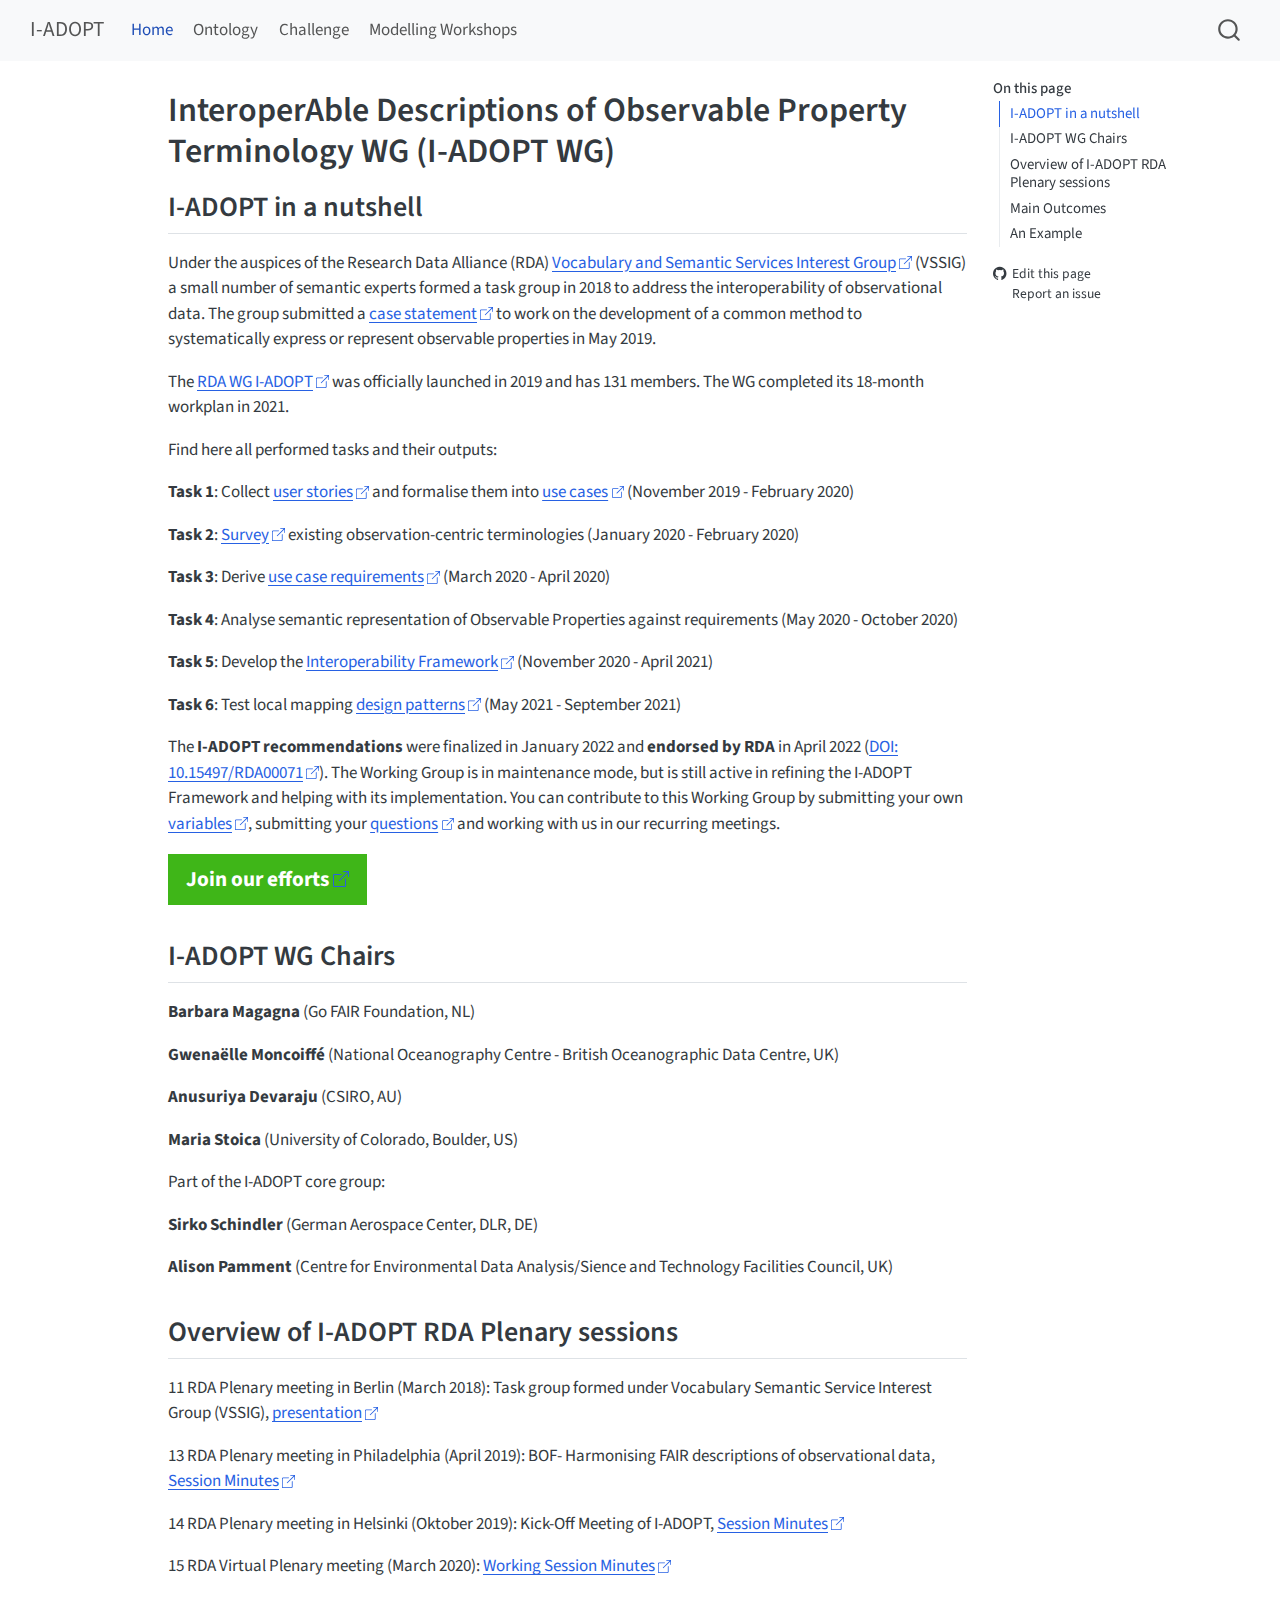
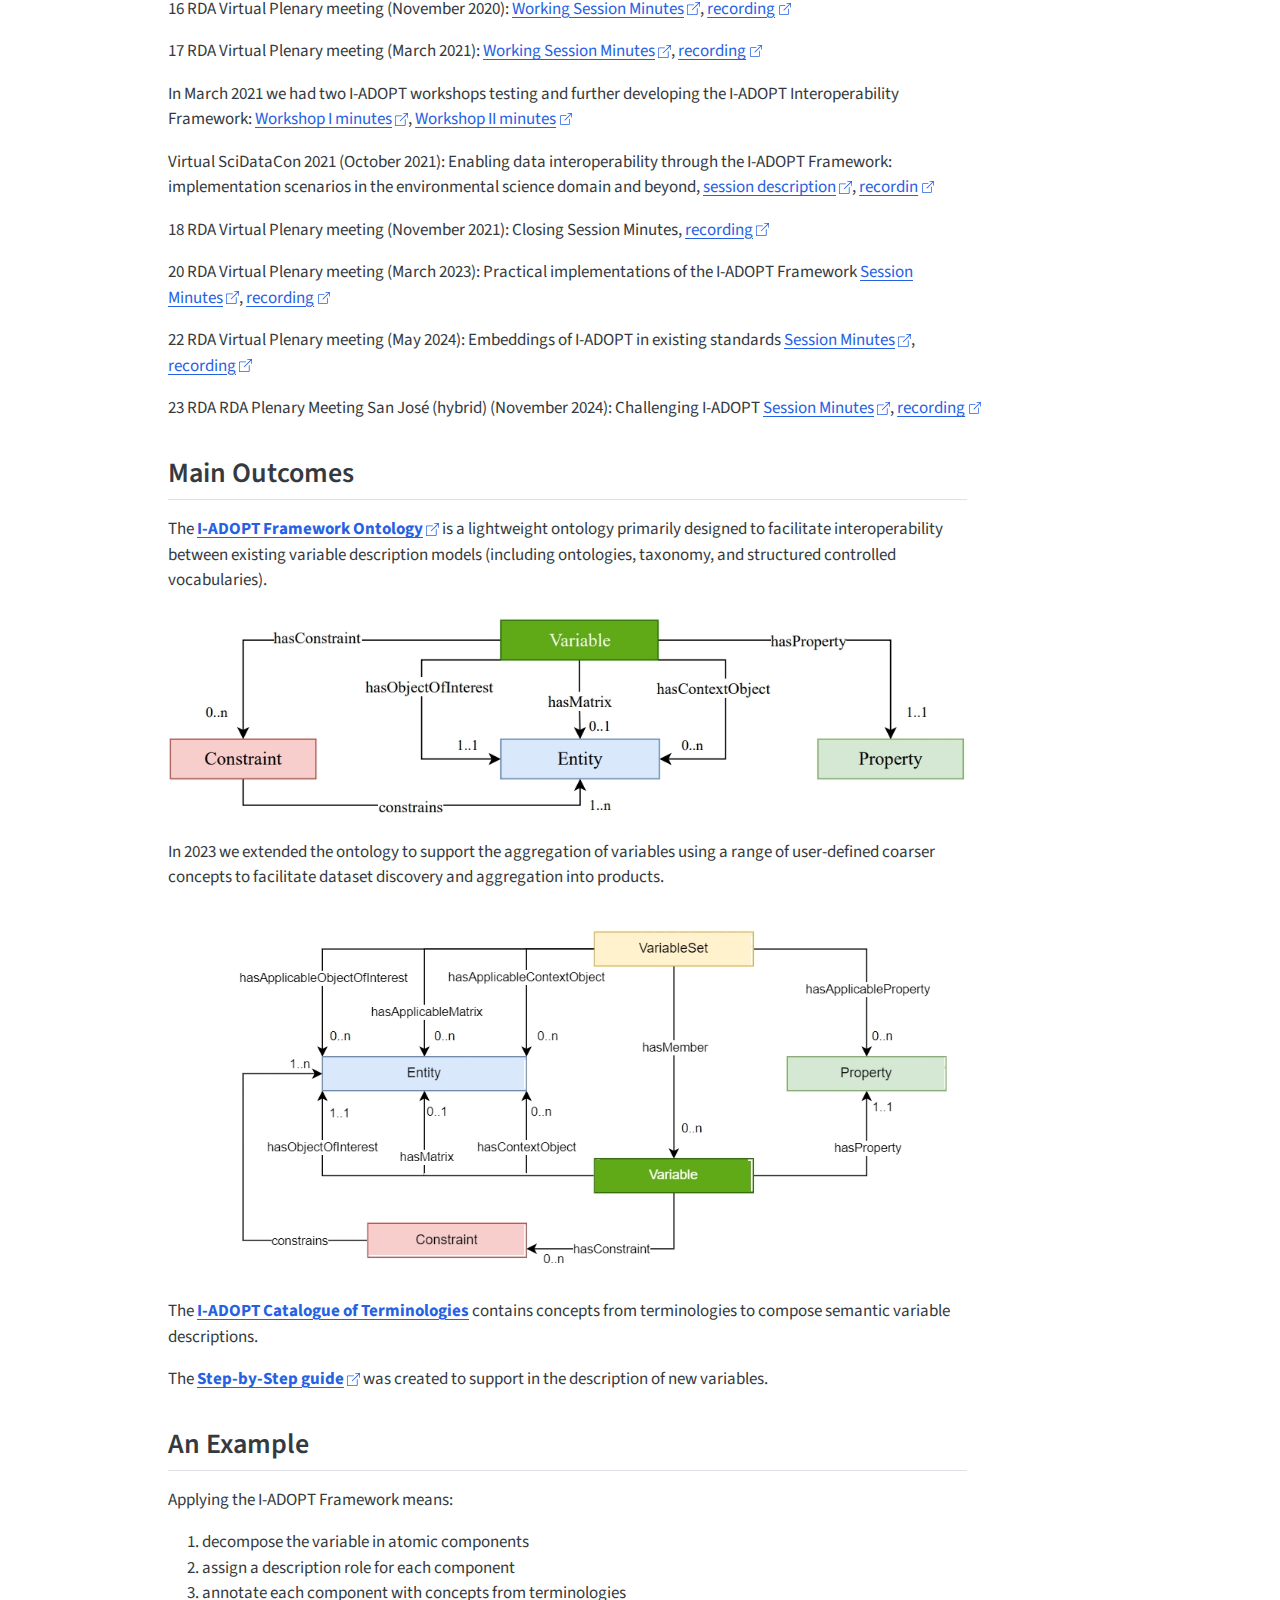
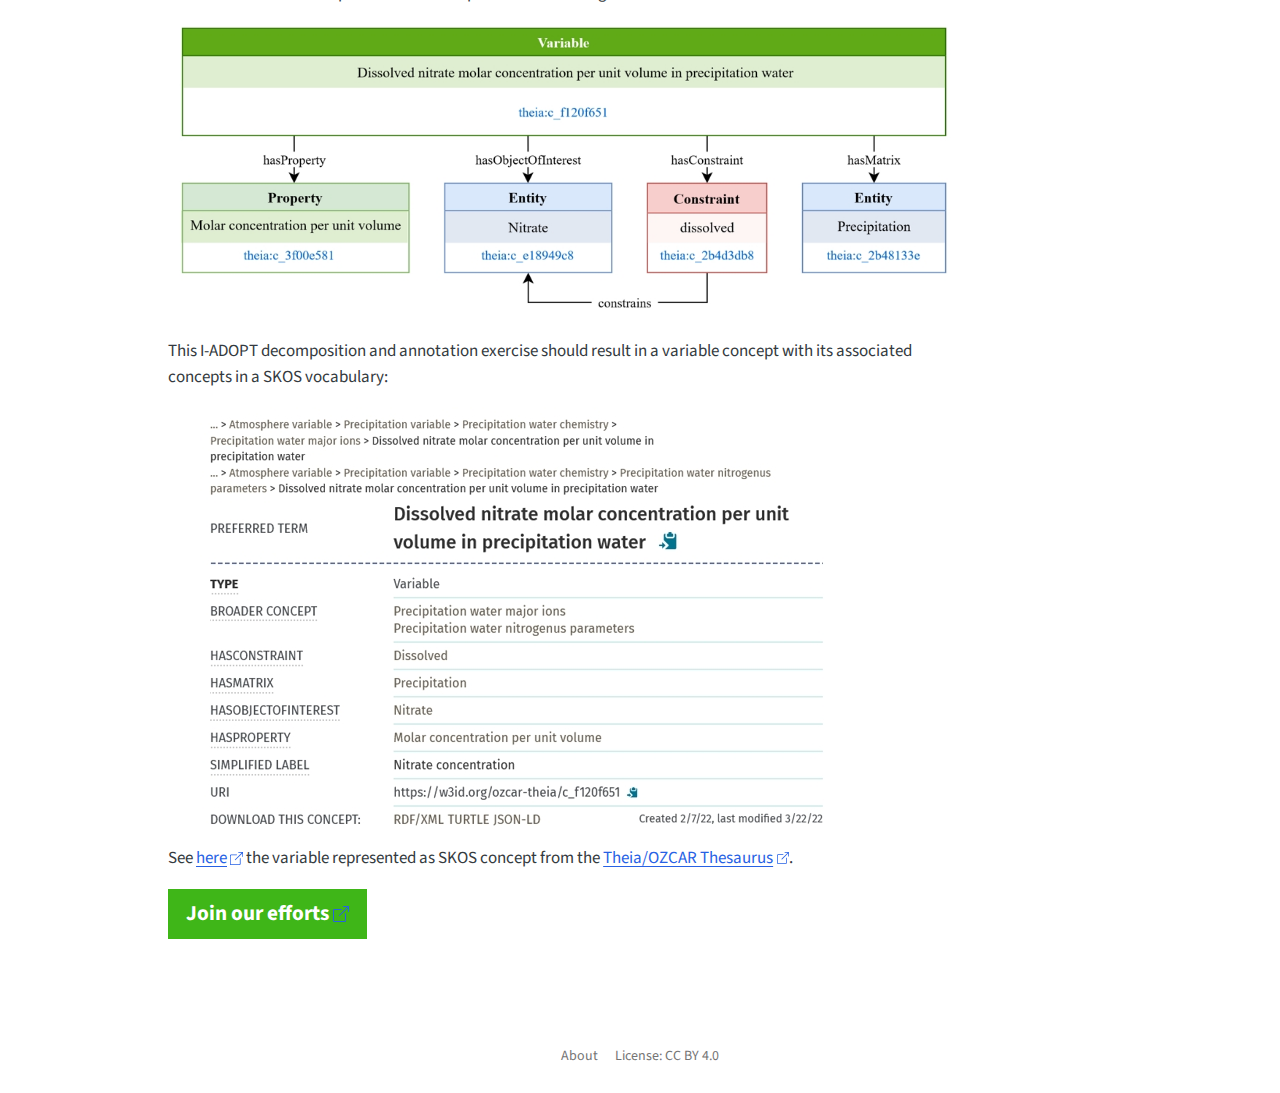
<file: index.html>
<!DOCTYPE html>
<html xmlns="http://www.w3.org/1999/xhtml" lang="en" xml:lang="en"><head>

<meta charset="utf-8">
<meta name="generator" content="quarto-1.6.42">

<meta name="viewport" content="width=device-width, initial-scale=1.0, user-scalable=yes">


<title>InteroperAble Descriptions of Observable Property Terminology WG (I-ADOPT WG) – I-ADOPT</title>
<style>
code{white-space: pre-wrap;}
span.smallcaps{font-variant: small-caps;}
div.columns{display: flex; gap: min(4vw, 1.5em);}
div.column{flex: auto; overflow-x: auto;}
div.hanging-indent{margin-left: 1.5em; text-indent: -1.5em;}
ul.task-list{list-style: none;}
ul.task-list li input[type="checkbox"] {
  width: 0.8em;
  margin: 0 0.8em 0.2em -1em; /* quarto-specific, see https://github.com/quarto-dev/quarto-cli/issues/4556 */ 
  vertical-align: middle;
}
</style>


<script src="site_libs/quarto-nav/quarto-nav.js"></script>
<script src="site_libs/quarto-nav/headroom.min.js"></script>
<script src="site_libs/clipboard/clipboard.min.js"></script>
<script src="site_libs/quarto-search/autocomplete.umd.js"></script>
<script src="site_libs/quarto-search/fuse.min.js"></script>
<script src="site_libs/quarto-search/quarto-search.js"></script>
<meta name="quarto:offset" content="./">
<script src="site_libs/quarto-html/quarto.js"></script>
<script src="site_libs/quarto-html/popper.min.js"></script>
<script src="site_libs/quarto-html/tippy.umd.min.js"></script>
<script src="site_libs/quarto-html/anchor.min.js"></script>
<link href="site_libs/quarto-html/tippy.css" rel="stylesheet">
<link href="site_libs/quarto-html/quarto-syntax-highlighting-2f5df379a58b258e96c21c0638c20c03.css" rel="stylesheet" id="quarto-text-highlighting-styles">
<script src="site_libs/bootstrap/bootstrap.min.js"></script>
<link href="site_libs/bootstrap/bootstrap-icons.css" rel="stylesheet">
<link href="site_libs/bootstrap/bootstrap-8647a4a42273f773479d27c00df3f9ed.min.css" rel="stylesheet" append-hash="true" id="quarto-bootstrap" data-mode="light">
<script id="quarto-search-options" type="application/json">{
  "location": "navbar",
  "copy-button": false,
  "collapse-after": 3,
  "panel-placement": "end",
  "type": "overlay",
  "limit": 50,
  "keyboard-shortcut": [
    "f",
    "/",
    "s"
  ],
  "show-item-context": false,
  "language": {
    "search-no-results-text": "No results",
    "search-matching-documents-text": "matching documents",
    "search-copy-link-title": "Copy link to search",
    "search-hide-matches-text": "Hide additional matches",
    "search-more-match-text": "more match in this document",
    "search-more-matches-text": "more matches in this document",
    "search-clear-button-title": "Clear",
    "search-text-placeholder": "",
    "search-detached-cancel-button-title": "Cancel",
    "search-submit-button-title": "Submit",
    "search-label": "Search"
  }
}</script>


<link rel="stylesheet" href="styles.css">
</head>

<body class="nav-fixed">

<div id="quarto-search-results"></div>
  <header id="quarto-header" class="headroom fixed-top">
    <nav class="navbar navbar-expand-lg " data-bs-theme="dark">
      <div class="navbar-container container-fluid">
      <div class="navbar-brand-container mx-auto">
    <a class="navbar-brand" href="./index.html">
    <span class="navbar-title">I-ADOPT</span>
    </a>
  </div>
            <div id="quarto-search" class="" title="Search"></div>
          <button class="navbar-toggler" type="button" data-bs-toggle="collapse" data-bs-target="#navbarCollapse" aria-controls="navbarCollapse" role="menu" aria-expanded="false" aria-label="Toggle navigation" onclick="if (window.quartoToggleHeadroom) { window.quartoToggleHeadroom(); }">
  <span class="navbar-toggler-icon"></span>
</button>
          <div class="collapse navbar-collapse" id="navbarCollapse">
            <ul class="navbar-nav navbar-nav-scroll me-auto">
  <li class="nav-item">
    <a class="nav-link active" href="./index.html" aria-current="page"> 
<span class="menu-text">Home</span></a>
  </li>  
  <li class="nav-item">
    <a class="nav-link" href="https://i-adopt.github.io/ontology/"> 
<span class="menu-text">Ontology</span></a>
  </li>  
  <li class="nav-item">
    <a class="nav-link" href="./challenge.html"> 
<span class="menu-text">Challenge</span></a>
  </li>  
  <li class="nav-item">
    <a class="nav-link" href="./workshops.html"> 
<span class="menu-text">Modelling Workshops</span></a>
  </li>  
</ul>
          </div> <!-- /navcollapse -->
            <div class="quarto-navbar-tools">
</div>
      </div> <!-- /container-fluid -->
    </nav>
</header>
<!-- content -->
<div id="quarto-content" class="quarto-container page-columns page-rows-contents page-layout-article page-navbar">
<!-- sidebar -->
<!-- margin-sidebar -->
    <div id="quarto-margin-sidebar" class="sidebar margin-sidebar">
        <nav id="TOC" role="doc-toc" class="toc-active">
    <h2 id="toc-title">On this page</h2>
   
  <ul>
  <li><a href="#i-adopt-in-a-nutshell" id="toc-i-adopt-in-a-nutshell" class="nav-link active" data-scroll-target="#i-adopt-in-a-nutshell">I-ADOPT in a nutshell</a></li>
  <li><a href="#i-adopt-wg-chairs" id="toc-i-adopt-wg-chairs" class="nav-link" data-scroll-target="#i-adopt-wg-chairs">I-ADOPT WG Chairs</a></li>
  <li><a href="#overview-of-i-adopt-rda-plenary-sessions" id="toc-overview-of-i-adopt-rda-plenary-sessions" class="nav-link" data-scroll-target="#overview-of-i-adopt-rda-plenary-sessions">Overview of I-ADOPT RDA Plenary sessions</a></li>
  <li><a href="#main-outcomes" id="toc-main-outcomes" class="nav-link" data-scroll-target="#main-outcomes">Main Outcomes</a></li>
  <li><a href="#an-example" id="toc-an-example" class="nav-link" data-scroll-target="#an-example">An Example</a></li>
  </ul>
<div class="toc-actions"><ul><li><a href="https://github.com/i-adopt/i-adopt.github.io/edit/main/index.qmd" class="toc-action"><i class="bi bi-github"></i>Edit this page</a></li><li><a href="https://github.com/i-adopt/i-adopt.github.io/issues/new" class="toc-action"><i class="bi empty"></i>Report an issue</a></li></ul></div></nav>
    </div>
<!-- main -->
<main class="content" id="quarto-document-content">

<header id="title-block-header" class="quarto-title-block default">
<div class="quarto-title">
<h1 class="title">InteroperAble Descriptions of Observable Property Terminology WG (I-ADOPT WG)</h1>
</div>



<div class="quarto-title-meta">

    
  
    
  </div>
  


</header>


<section id="i-adopt-in-a-nutshell" class="level2">
<h2 class="anchored" data-anchor-id="i-adopt-in-a-nutshell">I-ADOPT in a nutshell</h2>
<p>Under the auspices of the Research Data Alliance (RDA) <a href="https://www.rd-alliance.org/rationale/vocabulary-services-interest-group/">Vocabulary and Semantic Services Interest Group</a> (VSSIG) a small number of semantic experts formed a task group in 2018 to address the interoperability of observational data. The group submitted a <a href="https://www.rd-alliance.org/app/uploads/2024/05/I-ADOPT20WG20case20statement.pdf">case statement</a> to work on the development of a common method to systematically express or represent observable properties in May 2019.</p>
<p>The <a href="https://www.rd-alliance.org/groups/interoperable-descriptions-observable-property-terminology-wg-i-adopt-wg/">RDA WG I-ADOPT</a> was officially launched in 2019 and has 131 members. The WG completed its 18-month workplan in 2021.</p>
<p>Find here all performed tasks and their outputs:</p>
<p><strong>Task 1</strong>: Collect <a href="https://github.com/i-adopt/users_stories">user stories</a> and formalise them into <a href="https://github.com/i-adopt/usecase_analysis/blob/master/use_case_groups.csv">use cases</a> (November 2019 - February 2020)</p>
<p><strong>Task 2</strong>: <a href="https://github.com/i-adopt/terminology-survey/blob/master/terminology_questionnaire.pdf">Survey</a> existing observation-centric terminologies (January 2020 - February 2020)</p>
<p><strong>Task 3</strong>: Derive <a href="https://github.com/i-adopt/requirements">use case requirements</a> (March 2020 - April 2020)</p>
<p><strong>Task 4</strong>: Analyse semantic representation of Observable Properties against requirements (May 2020 - October 2020)</p>
<p><strong>Task 5</strong>: Develop the <a href="https://w3id.org/iadopt/ont/">Interoperability Framework</a> (November 2020 - April 2021)</p>
<p><strong>Task 6</strong>: Test local mapping <a href="https://github.com/i-adopt/patterns">design patterns</a> (May 2021 - September 2021)</p>
<p>The <strong>I-ADOPT recommendations</strong> were finalized in January 2022 and <strong>endorsed by RDA</strong> in April 2022 (<a href="https://zenodo.org/records/6520132#.YnOhMJNBybQ">DOI: 10.15497/RDA00071</a>). The Working Group is in maintenance mode, but is still active in refining the I-ADOPT Framework and helping with its implementation. You can contribute to this Working Group by submitting your own <a href="https://github.com/i-adopt/variables">variables</a>, submitting your <a href="https://github.com/i-adopt/questions">questions</a> and working with us in our recurring meetings.</p>
<div class="centered-content">
<p><a href="https://docs.google.com/forms/d/e/1FAIpQLSdLjuwO00PK4RzFYYDFYK9YFAL1KoaXiNYiRvLCjIJjKmLRvQ/viewform" class="btn btn-action-primary btn-action btn-success btn-lg" role="button" target="_blank"><strong>Join our efforts</strong></a></p>
</div>
</section>
<section id="i-adopt-wg-chairs" class="level2">
<h2 class="anchored" data-anchor-id="i-adopt-wg-chairs">I-ADOPT WG Chairs</h2>
<p><strong>Barbara Magagna</strong> (Go FAIR Foundation, NL)</p>
<p><strong>Gwenaëlle Moncoiffé</strong> (National Oceanography Centre - British Oceanographic Data Centre, UK)</p>
<p><strong>Anusuriya Devaraju</strong> (CSIRO, AU)</p>
<p><strong>Maria Stoica</strong> (University of Colorado, Boulder, US)</p>
<p>Part of the I-ADOPT core group:</p>
<p><strong>Sirko Schindler</strong> (German Aerospace Center, DLR, DE)</p>
<p><strong>Alison Pamment</strong> (Centre for Environmental Data Analysis/Sience and Technology Facilities Council, UK)</p>
</section>
<section id="overview-of-i-adopt-rda-plenary-sessions" class="level2">
<h2 class="anchored" data-anchor-id="overview-of-i-adopt-rda-plenary-sessions">Overview of I-ADOPT RDA Plenary sessions</h2>
<p>11 RDA Plenary meeting in Berlin (March 2018): Task group formed under Vocabulary Semantic Service Interest Group (VSSIG), <a href="https://drive.google.com/file/d/1fAmy6Wr4eYDmRPR-KHQZWqDpvRyFJtn5/view">presentation</a></p>
<p>13 RDA Plenary meeting in Philadelphia (April 2019): BOF- Harmonising FAIR descriptions of observational data, <a href="https://docs.google.com/document/d/1biV_1HT9HcDX1sqZW10JFmpPjmThy6DwQHDT6aBRynU/edit">Session Minutes</a></p>
<p>14 RDA Plenary meeting in Helsinki (Oktober 2019): Kick-Off Meeting of I-ADOPT, <a href="https://docs.google.com/document/d/1biV_1HT9HcDX1sqZW10JFmpPjmThy6DwQHDT6aBRynU/edit">Session Minutes</a></p>
<p>15 RDA Virtual Plenary meeting (March 2020): <a href="https://docs.google.com/document/d/1ATfuXGpLpO97sRECRLpN2lgl7C-pk4lFUN3tnUfqeB0/edit#heading=h.uu9bmriu57c">Working Session Minutes</a></p>
<p>16 RDA Virtual Plenary meeting (November 2020): <a href="https://docs.google.com/document/d/1yW5XsACm7TWCyXrQ83-MeavmqDs3Pi-NXxK9wopSWrs/edit">Working Session Minutes</a>, <a href="https://www.youtube.com/watch?v=zIYyvHKw_nY">recording</a></p>
<p>17 RDA Virtual Plenary meeting (March 2021): <a href="https://docs.google.com/document/d/1ce6tnY5jx7DNYwONzXcAhblmLSLjF5Q3-QZ6u2wHFxI/edit">Working Session Minutes</a>, <a href="https://www.youtube.com/watch?v=Sa1jUW2sbm0">recording</a></p>
<p>In March 2021 we had two I-ADOPT workshops testing and further developing the I-ADOPT Interoperability Framework: <a href="https://docs.google.com/document/d/1tE1irBli-x4CSX3hHhZ6R7N8KBUh8C75ednhGqPc9G0/edit#heading=h.of1gg4r2c1br">Workshop I minutes</a>, <a href="https://docs.google.com/document/d/1Lp79TXKTAKD3Zn7qeXN3ddildtST2BKRrnr9yAkkw-I/edit">Workshop II minutes</a></p>
<p>Virtual SciDataCon 2021 (October 2021): Enabling data interoperability through the I-ADOPT Framework: implementation scenarios in the environmental science domain and beyond, <a href="https://www.scidatacon.org/virtual-2021/sessions/368/">session description</a>, <a href="https://vimeo.com/637420472">recordin</a></p>
<p>18 RDA Virtual Plenary meeting (November 2021): Closing Session Minutes, <a href="https://www.youtube.com/watch?v=dypgNO5z7KM&amp;list=PL77Dq-HHs58ZC_0rzk7hZWGR8CMyKvi9c&amp;index=58">recording</a></p>
<p>20 RDA Virtual Plenary meeting (March 2023): Practical implementations of the I-ADOPT Framework <a href="https://docs.google.com/document/d/1pCBu4mA1vtO-Ig2PTZgynqqnGnN0Sc7DIJvie3UX-rI/edit">Session Minutes</a>, <a href="https://www.youtube.com/watch?v=Xm6j2f4zfNU">recording</a></p>
<p>22 RDA Virtual Plenary meeting (May 2024): Embeddings of I-ADOPT in existing standards <a href="https://docs.google.com/document/d/10kS6ljTl2S-mjqmJw-e0iaABLwgVFEvlNl8OAP_uJc4/edit">Session Minutes</a>, <a href="https://www.youtube.com/watch?v=937FTD2RU8Y">recording</a></p>
<p>23 RDA RDA Plenary Meeting San José (hybrid) (November 2024): Challenging I-ADOPT <a href="https://docs.google.com/document/d/1nW2ghxUZc0bOCEcKmoZ8D0hSYnCCYuXP/edit">Session Minutes</a>, <a href="https://www.youtube.com/watch?v=zFi4CjBWfSE">recording</a></p>
</section>
<section id="main-outcomes" class="level2">
<h2 class="anchored" data-anchor-id="main-outcomes">Main Outcomes</h2>
<p>The <a href="https://w3id.org/iadopt/ont/"><strong>I-ADOPT Framework Ontology</strong></a> is a lightweight ontology primarily designed to facilitate interoperability between existing variable description models (including ontologies, taxonomy, and structured controlled vocabularies).</p>
<p><img src="img/ontology.jpg" class="img-fluid"></p>
<p>In 2023 we extended the ontology to support the aggregation of variables using a range of user-defined coarser concepts to facilitate dataset discovery and aggregation into products.</p>
<p><img src="img/extension.jpg" class="img-fluid"></p>
<p>The <a href="https://i-adopt.github.io/terminologies/"><strong>I-ADOPT Catalogue of Terminologies</strong></a> contains concepts from terminologies to compose semantic variable descriptions.</p>
<p>The <a href="https://github.com/i-adopt/supplementary/tree/master/step-by-step"><strong>Step-by-Step guide</strong></a> was created to support in the description of new variables.</p>
</section>
<section id="an-example" class="level2">
<h2 class="anchored" data-anchor-id="an-example">An Example</h2>
<p>Applying the I-ADOPT Framework means:</p>
<ol type="1">
<li>decompose the variable in atomic components</li>
<li>assign a description role for each component</li>
<li>annotate each component with concepts from terminologies</li>
</ol>
<p><img src="img/example.jpg" class="img-fluid"></p>
<p>This I-ADOPT decomposition and annotation exercise should result in a variable concept with its associated concepts in a SKOS vocabulary:</p>
<p><img src="img/representation.jpg" class="img-fluid"></p>
<p>See <a href="https://w3id.org/ozcar-theia/c_f120f651">here</a> the variable represented as SKOS concept from the <a href="https://in-situ.theia-land.fr/skosmos/theia_ozcar_thesaurus/en/">Theia/OZCAR Thesaurus</a>.</p>
<div class="centered-content">
<p><a href="https://docs.google.com/forms/d/e/1FAIpQLSdLjuwO00PK4RzFYYDFYK9YFAL1KoaXiNYiRvLCjIJjKmLRvQ/viewform" class="btn btn-action-primary btn-action btn-success btn-lg" role="button" target="_blank"><strong>Join our efforts</strong></a></p>
</div>


</section>

</main> <!-- /main -->
<script id="quarto-html-after-body" type="application/javascript">
window.document.addEventListener("DOMContentLoaded", function (event) {
  const toggleBodyColorMode = (bsSheetEl) => {
    const mode = bsSheetEl.getAttribute("data-mode");
    const bodyEl = window.document.querySelector("body");
    if (mode === "dark") {
      bodyEl.classList.add("quarto-dark");
      bodyEl.classList.remove("quarto-light");
    } else {
      bodyEl.classList.add("quarto-light");
      bodyEl.classList.remove("quarto-dark");
    }
  }
  const toggleBodyColorPrimary = () => {
    const bsSheetEl = window.document.querySelector("link#quarto-bootstrap");
    if (bsSheetEl) {
      toggleBodyColorMode(bsSheetEl);
    }
  }
  toggleBodyColorPrimary();  
  const icon = "";
  const anchorJS = new window.AnchorJS();
  anchorJS.options = {
    placement: 'right',
    icon: icon
  };
  anchorJS.add('.anchored');
  const isCodeAnnotation = (el) => {
    for (const clz of el.classList) {
      if (clz.startsWith('code-annotation-')) {                     
        return true;
      }
    }
    return false;
  }
  const onCopySuccess = function(e) {
    // button target
    const button = e.trigger;
    // don't keep focus
    button.blur();
    // flash "checked"
    button.classList.add('code-copy-button-checked');
    var currentTitle = button.getAttribute("title");
    button.setAttribute("title", "Copied!");
    let tooltip;
    if (window.bootstrap) {
      button.setAttribute("data-bs-toggle", "tooltip");
      button.setAttribute("data-bs-placement", "left");
      button.setAttribute("data-bs-title", "Copied!");
      tooltip = new bootstrap.Tooltip(button, 
        { trigger: "manual", 
          customClass: "code-copy-button-tooltip",
          offset: [0, -8]});
      tooltip.show();    
    }
    setTimeout(function() {
      if (tooltip) {
        tooltip.hide();
        button.removeAttribute("data-bs-title");
        button.removeAttribute("data-bs-toggle");
        button.removeAttribute("data-bs-placement");
      }
      button.setAttribute("title", currentTitle);
      button.classList.remove('code-copy-button-checked');
    }, 1000);
    // clear code selection
    e.clearSelection();
  }
  const getTextToCopy = function(trigger) {
      const codeEl = trigger.previousElementSibling.cloneNode(true);
      for (const childEl of codeEl.children) {
        if (isCodeAnnotation(childEl)) {
          childEl.remove();
        }
      }
      return codeEl.innerText;
  }
  const clipboard = new window.ClipboardJS('.code-copy-button:not([data-in-quarto-modal])', {
    text: getTextToCopy
  });
  clipboard.on('success', onCopySuccess);
  if (window.document.getElementById('quarto-embedded-source-code-modal')) {
    const clipboardModal = new window.ClipboardJS('.code-copy-button[data-in-quarto-modal]', {
      text: getTextToCopy,
      container: window.document.getElementById('quarto-embedded-source-code-modal')
    });
    clipboardModal.on('success', onCopySuccess);
  }
    var localhostRegex = new RegExp(/^(?:http|https):\/\/localhost\:?[0-9]*\//);
    var mailtoRegex = new RegExp(/^mailto:/);
      var filterRegex = new RegExp("https:\/\/i-adopt\.github\.io\/");
    var isInternal = (href) => {
        return filterRegex.test(href) || localhostRegex.test(href) || mailtoRegex.test(href);
    }
    // Inspect non-navigation links and adorn them if external
 	var links = window.document.querySelectorAll('a[href]:not(.nav-link):not(.navbar-brand):not(.toc-action):not(.sidebar-link):not(.sidebar-item-toggle):not(.pagination-link):not(.no-external):not([aria-hidden]):not(.dropdown-item):not(.quarto-navigation-tool):not(.about-link)');
    for (var i=0; i<links.length; i++) {
      const link = links[i];
      if (!isInternal(link.href)) {
        // undo the damage that might have been done by quarto-nav.js in the case of
        // links that we want to consider external
        if (link.dataset.originalHref !== undefined) {
          link.href = link.dataset.originalHref;
        }
          // target, if specified
          link.setAttribute("target", "_blank");
          if (link.getAttribute("rel") === null) {
            link.setAttribute("rel", "noopener");
          }
          // default icon
          link.classList.add("external");
      }
    }
  function tippyHover(el, contentFn, onTriggerFn, onUntriggerFn) {
    const config = {
      allowHTML: true,
      maxWidth: 500,
      delay: 100,
      arrow: false,
      appendTo: function(el) {
          return el.parentElement;
      },
      interactive: true,
      interactiveBorder: 10,
      theme: 'quarto',
      placement: 'bottom-start',
    };
    if (contentFn) {
      config.content = contentFn;
    }
    if (onTriggerFn) {
      config.onTrigger = onTriggerFn;
    }
    if (onUntriggerFn) {
      config.onUntrigger = onUntriggerFn;
    }
    window.tippy(el, config); 
  }
  const noterefs = window.document.querySelectorAll('a[role="doc-noteref"]');
  for (var i=0; i<noterefs.length; i++) {
    const ref = noterefs[i];
    tippyHover(ref, function() {
      // use id or data attribute instead here
      let href = ref.getAttribute('data-footnote-href') || ref.getAttribute('href');
      try { href = new URL(href).hash; } catch {}
      const id = href.replace(/^#\/?/, "");
      const note = window.document.getElementById(id);
      if (note) {
        return note.innerHTML;
      } else {
        return "";
      }
    });
  }
  const xrefs = window.document.querySelectorAll('a.quarto-xref');
  const processXRef = (id, note) => {
    // Strip column container classes
    const stripColumnClz = (el) => {
      el.classList.remove("page-full", "page-columns");
      if (el.children) {
        for (const child of el.children) {
          stripColumnClz(child);
        }
      }
    }
    stripColumnClz(note)
    if (id === null || id.startsWith('sec-')) {
      // Special case sections, only their first couple elements
      const container = document.createElement("div");
      if (note.children && note.children.length > 2) {
        container.appendChild(note.children[0].cloneNode(true));
        for (let i = 1; i < note.children.length; i++) {
          const child = note.children[i];
          if (child.tagName === "P" && child.innerText === "") {
            continue;
          } else {
            container.appendChild(child.cloneNode(true));
            break;
          }
        }
        if (window.Quarto?.typesetMath) {
          window.Quarto.typesetMath(container);
        }
        return container.innerHTML
      } else {
        if (window.Quarto?.typesetMath) {
          window.Quarto.typesetMath(note);
        }
        return note.innerHTML;
      }
    } else {
      // Remove any anchor links if they are present
      const anchorLink = note.querySelector('a.anchorjs-link');
      if (anchorLink) {
        anchorLink.remove();
      }
      if (window.Quarto?.typesetMath) {
        window.Quarto.typesetMath(note);
      }
      if (note.classList.contains("callout")) {
        return note.outerHTML;
      } else {
        return note.innerHTML;
      }
    }
  }
  for (var i=0; i<xrefs.length; i++) {
    const xref = xrefs[i];
    tippyHover(xref, undefined, function(instance) {
      instance.disable();
      let url = xref.getAttribute('href');
      let hash = undefined; 
      if (url.startsWith('#')) {
        hash = url;
      } else {
        try { hash = new URL(url).hash; } catch {}
      }
      if (hash) {
        const id = hash.replace(/^#\/?/, "");
        const note = window.document.getElementById(id);
        if (note !== null) {
          try {
            const html = processXRef(id, note.cloneNode(true));
            instance.setContent(html);
          } finally {
            instance.enable();
            instance.show();
          }
        } else {
          // See if we can fetch this
          fetch(url.split('#')[0])
          .then(res => res.text())
          .then(html => {
            const parser = new DOMParser();
            const htmlDoc = parser.parseFromString(html, "text/html");
            const note = htmlDoc.getElementById(id);
            if (note !== null) {
              const html = processXRef(id, note);
              instance.setContent(html);
            } 
          }).finally(() => {
            instance.enable();
            instance.show();
          });
        }
      } else {
        // See if we can fetch a full url (with no hash to target)
        // This is a special case and we should probably do some content thinning / targeting
        fetch(url)
        .then(res => res.text())
        .then(html => {
          const parser = new DOMParser();
          const htmlDoc = parser.parseFromString(html, "text/html");
          const note = htmlDoc.querySelector('main.content');
          if (note !== null) {
            // This should only happen for chapter cross references
            // (since there is no id in the URL)
            // remove the first header
            if (note.children.length > 0 && note.children[0].tagName === "HEADER") {
              note.children[0].remove();
            }
            const html = processXRef(null, note);
            instance.setContent(html);
          } 
        }).finally(() => {
          instance.enable();
          instance.show();
        });
      }
    }, function(instance) {
    });
  }
      let selectedAnnoteEl;
      const selectorForAnnotation = ( cell, annotation) => {
        let cellAttr = 'data-code-cell="' + cell + '"';
        let lineAttr = 'data-code-annotation="' +  annotation + '"';
        const selector = 'span[' + cellAttr + '][' + lineAttr + ']';
        return selector;
      }
      const selectCodeLines = (annoteEl) => {
        const doc = window.document;
        const targetCell = annoteEl.getAttribute("data-target-cell");
        const targetAnnotation = annoteEl.getAttribute("data-target-annotation");
        const annoteSpan = window.document.querySelector(selectorForAnnotation(targetCell, targetAnnotation));
        const lines = annoteSpan.getAttribute("data-code-lines").split(",");
        const lineIds = lines.map((line) => {
          return targetCell + "-" + line;
        })
        let top = null;
        let height = null;
        let parent = null;
        if (lineIds.length > 0) {
            //compute the position of the single el (top and bottom and make a div)
            const el = window.document.getElementById(lineIds[0]);
            top = el.offsetTop;
            height = el.offsetHeight;
            parent = el.parentElement.parentElement;
          if (lineIds.length > 1) {
            const lastEl = window.document.getElementById(lineIds[lineIds.length - 1]);
            const bottom = lastEl.offsetTop + lastEl.offsetHeight;
            height = bottom - top;
          }
          if (top !== null && height !== null && parent !== null) {
            // cook up a div (if necessary) and position it 
            let div = window.document.getElementById("code-annotation-line-highlight");
            if (div === null) {
              div = window.document.createElement("div");
              div.setAttribute("id", "code-annotation-line-highlight");
              div.style.position = 'absolute';
              parent.appendChild(div);
            }
            div.style.top = top - 2 + "px";
            div.style.height = height + 4 + "px";
            div.style.left = 0;
            let gutterDiv = window.document.getElementById("code-annotation-line-highlight-gutter");
            if (gutterDiv === null) {
              gutterDiv = window.document.createElement("div");
              gutterDiv.setAttribute("id", "code-annotation-line-highlight-gutter");
              gutterDiv.style.position = 'absolute';
              const codeCell = window.document.getElementById(targetCell);
              const gutter = codeCell.querySelector('.code-annotation-gutter');
              gutter.appendChild(gutterDiv);
            }
            gutterDiv.style.top = top - 2 + "px";
            gutterDiv.style.height = height + 4 + "px";
          }
          selectedAnnoteEl = annoteEl;
        }
      };
      const unselectCodeLines = () => {
        const elementsIds = ["code-annotation-line-highlight", "code-annotation-line-highlight-gutter"];
        elementsIds.forEach((elId) => {
          const div = window.document.getElementById(elId);
          if (div) {
            div.remove();
          }
        });
        selectedAnnoteEl = undefined;
      };
        // Handle positioning of the toggle
    window.addEventListener(
      "resize",
      throttle(() => {
        elRect = undefined;
        if (selectedAnnoteEl) {
          selectCodeLines(selectedAnnoteEl);
        }
      }, 10)
    );
    function throttle(fn, ms) {
    let throttle = false;
    let timer;
      return (...args) => {
        if(!throttle) { // first call gets through
            fn.apply(this, args);
            throttle = true;
        } else { // all the others get throttled
            if(timer) clearTimeout(timer); // cancel #2
            timer = setTimeout(() => {
              fn.apply(this, args);
              timer = throttle = false;
            }, ms);
        }
      };
    }
      // Attach click handler to the DT
      const annoteDls = window.document.querySelectorAll('dt[data-target-cell]');
      for (const annoteDlNode of annoteDls) {
        annoteDlNode.addEventListener('click', (event) => {
          const clickedEl = event.target;
          if (clickedEl !== selectedAnnoteEl) {
            unselectCodeLines();
            const activeEl = window.document.querySelector('dt[data-target-cell].code-annotation-active');
            if (activeEl) {
              activeEl.classList.remove('code-annotation-active');
            }
            selectCodeLines(clickedEl);
            clickedEl.classList.add('code-annotation-active');
          } else {
            // Unselect the line
            unselectCodeLines();
            clickedEl.classList.remove('code-annotation-active');
          }
        });
      }
  const findCites = (el) => {
    const parentEl = el.parentElement;
    if (parentEl) {
      const cites = parentEl.dataset.cites;
      if (cites) {
        return {
          el,
          cites: cites.split(' ')
        };
      } else {
        return findCites(el.parentElement)
      }
    } else {
      return undefined;
    }
  };
  var bibliorefs = window.document.querySelectorAll('a[role="doc-biblioref"]');
  for (var i=0; i<bibliorefs.length; i++) {
    const ref = bibliorefs[i];
    const citeInfo = findCites(ref);
    if (citeInfo) {
      tippyHover(citeInfo.el, function() {
        var popup = window.document.createElement('div');
        citeInfo.cites.forEach(function(cite) {
          var citeDiv = window.document.createElement('div');
          citeDiv.classList.add('hanging-indent');
          citeDiv.classList.add('csl-entry');
          var biblioDiv = window.document.getElementById('ref-' + cite);
          if (biblioDiv) {
            citeDiv.innerHTML = biblioDiv.innerHTML;
          }
          popup.appendChild(citeDiv);
        });
        return popup.innerHTML;
      });
    }
  }
});
</script>
</div> <!-- /content -->
<footer class="footer">
  <div class="nav-footer">
    <div class="nav-footer-left">
      &nbsp;
    </div>   
    <div class="nav-footer-center">
      <ul class="footer-items list-unstyled">
    <li class="nav-item">
    <a class="nav-link" href="./about.html">
<p>About</p>
</a>
  </li>  
    <li class="nav-item">
    <a class="nav-link" href="https://creativecommons.org/licenses/by/4.0/">
<p>License: CC BY 4.0</p>
</a>
  </li>  
</ul>
    <div class="toc-actions d-sm-block d-md-none"><ul><li><a href="https://github.com/i-adopt/i-adopt.github.io/edit/main/index.qmd" class="toc-action"><i class="bi bi-github"></i>Edit this page</a></li><li><a href="https://github.com/i-adopt/i-adopt.github.io/issues/new" class="toc-action"><i class="bi empty"></i>Report an issue</a></li></ul></div></div>
    <div class="nav-footer-right">
      &nbsp;
    </div>
  </div>
</footer>




</body></html>
</file>
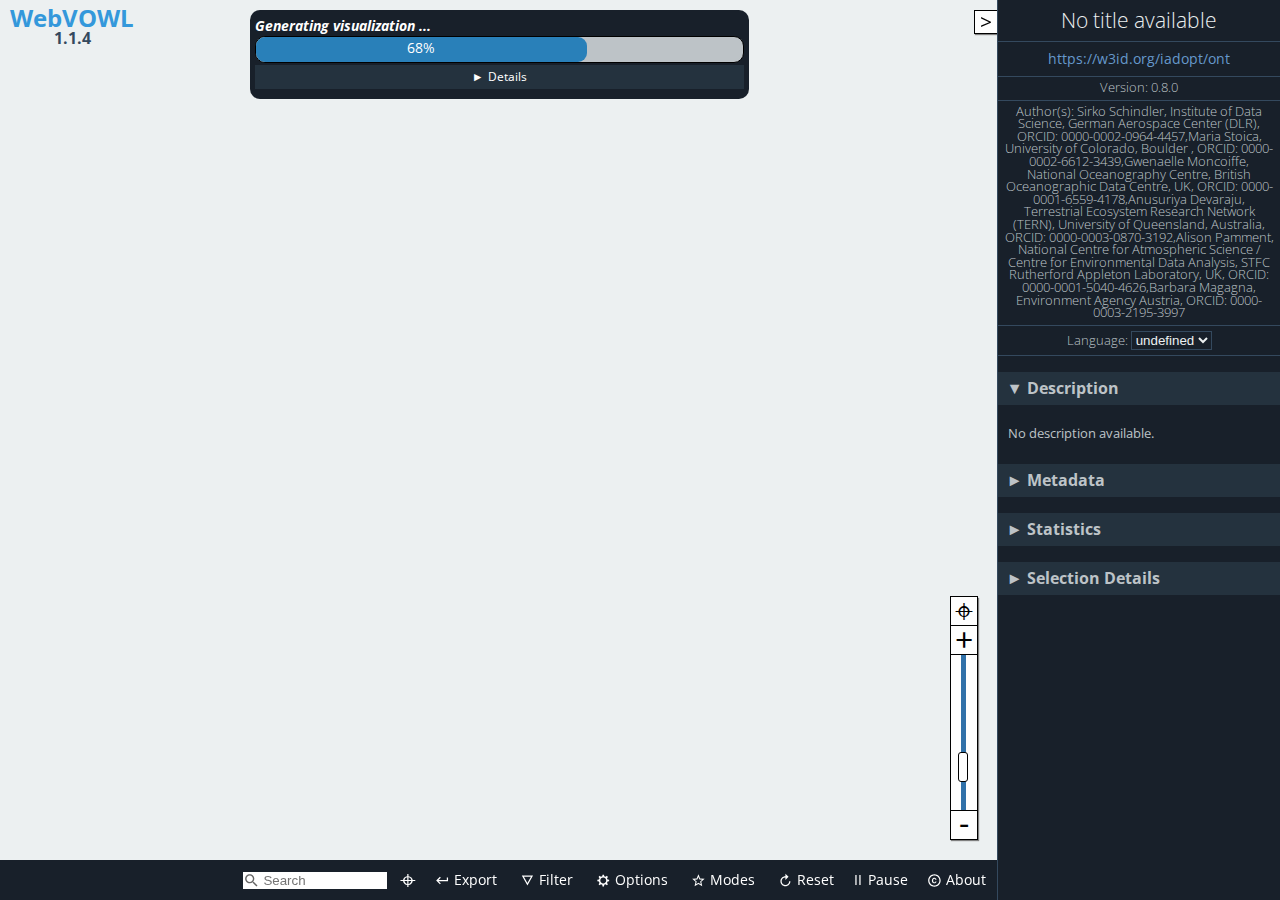
<file: webvowl/index.html>
<!DOCTYPE html>
<html lang="en-us">

<head>
    <meta charset="utf-8" />
    <meta name="author" content="Vincent Link, Steffen Lohmann, Eduard Marbach, Stefan Negru, Vitalis Wiens" />
    <meta name="keywords" content="webvowl, vowl, visual notation, web ontology language, owl, rdf, ontology visualization, ontologies, semantic web" />
    <meta name="description" content="WebVOWL - Web-based Visualization of Ontologies" />
    <meta name="robots" content="noindex,nofollow" />
    <meta name="viewport" content="width=device-width, initial-scale=1.0, maximum-scale=1.0, user-scalable=no, ">
    <meta name="apple-mobile-web-app-capable" content="yes">
    <link rel="stylesheet" type="text/css" href="css/webvowl.css" />
    <link rel="stylesheet" type="text/css" href="css/webvowl.app.css" />
    <link rel="icon" href="favicon.ico" type="image/x-icon" />
    <title>WebVOWL</title>
</head>

<body>
    <main>
        <section id="canvasArea">
            <div id="browserCheck" class="hidden">
                WebVOWL does not work properly in Internet Explorer and Microsoft Edge.
                Please use another browser, such as
                <a href="http://www.mozilla.org/firefox/">Mozilla Firefox</a>
                or
                <a href="https://www.google.com/chrome/">Google Chrome</a>,
                to run WebVOWL.
                <label id="killWarning">Hide warning</label>
            </div>

            <div id="logo" class="noselect">
                <h2>WebVOWL
                    <br> <span>1.1.4</span>
                </h2>
            </div>


            <div id="loading-info" class="hidden">
                <div id="loading-progress" style="border-radius: 10px;">
                    <div class="hidden">Loading ontology... </div>
                    <div id="layoutLoadingProgressBarContainer" style="padding-bottom: 0;	white-space: nowrap;	overflow: hidden;	text-overflow: ellipsis;">
                        <h4 id="currentLoadingStep" style="margin: 0;font-style: italic; padding-bottom:0 ;	white-space: nowrap;	overflow: hidden;	text-overflow: ellipsis;">Layout optimization</h4>
                        <div id="progressBarContext">
                            <div id="progressBarValue" class="busyProgressBar"></div>
                        </div>
                    </div>
                    <div id="loadingInfo_msgBox" style="padding-bottom: 0;padding-top:0">
                        <div id="show-loadingInfo-button" class="accordion-trigger noselect">Details </div>
                        <div id="loadingInfo-container">
                            <ul id="bulletPoint_container"></ul>
                        </div>
                    </div>
                    <div>
                        <span id="loadingIndicator_closeButton" class="">Close Warning</span>
                    </div>
                </div>
            </div>
            <div id="additionalInformationContainer">
                <div id="reloadCachedOntology" class="hidden" title="">

                    <svg viewBox="38 -12.5 18 18" class="reloadCachedOntologyIcon btn_shadowed" id="reloadSvgIcon">
                        <g>
                            <text id="svgStringText" dx="5px" dy="-1px" style="font-size:9px;">Reload ontology</text>
                            <path style="fill : #444; stroke-width:0;" d="m 42.277542,5.1367119 c -5.405,0 -10.444,1.577 -14.699,4.282 l -5.75,-5.75 0,16.1100001 16.11,0 -6.395,-6.395 c 3.18,-1.787 6.834,-2.82 10.734,-2.82 12.171,0 22.073,9.902 22.073,22.074 0,2.899 -0.577,5.664 -1.599,8.202 l 4.738,2.762 c 1.47,-3.363 2.288,-7.068 2.288,-10.964 0,-15.164 -12.337,-27.5010001 -27.5,-27.5010001 m 11.5,46.7460001 c -3.179,1.786 -6.826,2.827 -10.726,2.827 -12.171,0 -22.073,-9.902 -22.073,-22.073 0,-2.739 0.524,-5.35 1.439,-7.771 l -4.731,-2.851 c -1.375,3.271 -2.136,6.858 -2.136,10.622 0,15.164 12.336,27.5 27.5,27.5 5.406,0 10.434,-1.584 14.691,-4.289 l 5.758,5.759 0,-16.112 -16.111,0 6.389,6.388 z" transform="matrix(0.20,0,0,0.20,75,-10)">
                            </path>
                        </g>
                    </svg>
                    <span id="reloadCachedOntologyString" class="noselect" style="font-style: italic;font-size: 10px">Loaded cached ontology</span>
                </div>

                <div id="FPS_Statistics" class="hidden debugOption">FPS: 0<br>Nodes: 0<br>Links: 0</div>
                <span class="hidden debugOption" id="modeOfOperationString">mode of operation</span>
            </div>
            <div id="graph"></div>
            <div class="noselect">
                <span id="leftSideBarCollapseButton" class="btn_shadowed hidden"> > </span>
            </div>
            <div class="noselect"><span id="sidebarExpandButton" class="btn_shadowed"> > </span></div>

            <div id="containerForLeftSideBar">
                <div id="leftSideBar">
                    <div id="leftSideBarContent" class="hidden">
                        <h2 id="leftHeader">Default Element</h2>
                        <h3 class=" selectedDefaultElement accordion-trigger noselect accordion-trigger-active" id="defaultClass" title="owl:Class">Class: owl:Class
                        </h3>
                        <div id="classContainer" class="accordion-container ">
                        </div>
                        <h3 class="selectedDefaultElement accordion-trigger noselect accordion-trigger-active" title="owl:objectProperty" id="defaultProperty">Property: owl:objectProperty
                        </h3>
                        <div id="propertyContainer" class="accordion-container ">
                        </div>
                        <h3 class="selectedDefaultElement accordion-trigger noselect accordion-trigger-active" title="rdfs:Literal" id="defaultDatatype">Datatype: rdfs:Literal
                        </h3>
                        <div id="datatypeContainer" class="accordion-container ">
                        </div>
                    </div>
                </div>
            </div>
            <div id="menuContainer">
                <!--Ontology Menu-->
                <ul id="m_select" class="toolTipMenu noselect">
                    <li><a href="#foaf" id="foaf">Friend of a Friend (FOAF) vocabulary</a></li>
                    <li><a href="#goodrelations" id="goodrelations">GoodRelations Vocabulary for E-Commerce</a></li>
                    <li><a href="#muto" id="muto">Modular and Unified Tagging Ontology (MUTO)</a></li>
                    <li><a href="#ontovibe" id="ontovibe">Ontology Visualization Benchmark (OntoViBe)</a></li>
                    <li><a href="#personasonto" id="personasonto">Personas Ontology (PersonasOnto)</a></li>
                    <li><a href="#sioc" id="sioc">SIOC (Semantically-Interlinked Online Communities) Core Ontology</a></li>


                    <li class="option" id="converter-option">
                        <form class="converter-form" id="iri-converter-form">
                            <label for="iri-converter-input">Custom Ontology:</label>

                            <input type="text" id="iri-converter-input" placeholder="Enter ontology IRI">
                            <button type="submit" id="iri-converter-button" disabled>Visualize</button>
                        </form>
                        <div class="converter-form">
                            <input class="hidden" type="file" id="file-converter-input" autocomplete="off">
                            <label class="truncate" id="file-converter-label" for="file-converter-input">Select ontology file</label>
                            <button type="submit" id="file-converter-button" disabled>
                                Upload
                            </button>

                        </div>
                        <div id="emptyContainer">
                            <a href="#opts=editorMode=true;#new_ontology1" id="empty" style="pointer-events:none; padding-left:0">Create new ontology</a>
                        </div>
                        <div>
                            <!--<button class="debugOption" type="submit" id="direct-text-input">-->
                            <!--Direct input-->
                            <!--</button>-->
                        </div>
                    </li>

                </ul>
                <!--Export Menu-->
                <ul id="m_export" class="toolTipMenu noselect">
                    <li><a href="#" download id="exportJson">Export as JSON</a></li>
                    <li><a href="#" download id="exportSvg">Export as SVG</a></li>
                    <li><a href="#" download id="exportTex">Export as TeX <label style="font-size: 10px">(alpha)</label></a></li>
                    <li><a href="#" download id="exportTurtle">Export as TTL <label style="font-size: 10px">(alpha)</label></a></li>

                    <li class="option" id="emptyLiHover">
                        <div>
                            <form class="converter-form" id="url-copy-form">
                                <label for="exportedUrl">Export as URL:</label>
                                <input type="text" id="exportedUrl" placeholder="#">
                                <button id="copyBt" title="Copy to clipboard">Copy</button>
                            </form>
                        </div>
                    </li>
                </ul>
                <!--Filter Menu-->
                <ul id="m_filter" class="toolTipMenu noselect">
                    <li class="toggleOption" id="datatypeFilteringOption"></li>
                    <li class="toggleOption" id="objectPropertyFilteringOption"></li>
                    <li class="toggleOption" id="subclassFilteringOption"></li>
                    <li class="toggleOption" id="disjointFilteringOption"></li>
                    <li class="toggleOption" id="setOperatorFilteringOption"></li>
                    <li class="slideOption" id="nodeDegreeFilteringOption"></li>
                </ul>
                <!--Options Menu -->
                <ul id="m_config" class="toolTipMenu noselect">
                    <li class="toggleOption" id="zoomSliderOption"></li>

                    <li class="slideOption" id="classSliderOption"></li>
                    <li class="slideOption" id="datatypeSliderOption"></li>
                    <li class="toggleOption" id="dynamicLabelWidth"></li>
                    <li class="slideOption" id="maxLabelWidthSliderOption"></li>
                    <li class="toggleOption" id="nodeScalingOption"></li>
                    <li class="toggleOption" id="compactNotationOption"></li>
                    <li class="toggleOption" id="colorExternalsOption"></li>
                </ul>
                <!--Modes Menu -->
                <ul id="m_modes" class="toolTipMenu noselect">
                    <li class="toggleOption" id="editMode"></li>
                    <li class="toggleOption" id="pickAndPinOption"></li>
                </ul>

                <!--Debug Menu -->
                <ul id="m_debug" class="toolTipMenu noselect">
                    <li class=" toggleOption" id="useAccuracyHelper"></li>
                    <li class=" toggleOption" id="showDraggerObject"></li>
                    <li class=" toggleOption" id="showFPS_Statistics"></li>
                    <li class=" toggleOption" id="showModeOfOperation"></li>
                </ul>


                <!--About Menu-->
                <ul id="m_about" class="toolTipMenu">
                    <li><a href="license.txt" target="_blank">MIT License &copy; 2014-2019</a></li>
                    <li id="credits" class="option">WebVOWL Developers:<br />
                        Vincent Link, Steffen Lohmann, Eduard Marbach, Stefan Negru, Vitalis Wiens
                    </li>
                    <li id="credits" class="option">Widoco integration:<br /> Daniel Garijo, Jacobus Geluk
                    </li>

                    <li><a href="http://vowl.visualdataweb.org/webvowl.html#releases" target="_blank">Version: 1.1.4<br />(release history)</a></li>

                    <li><a href="http://purl.org/vowl/" target="_blank">VOWL Specification &raquo;</a></li>
                </ul>
                <ul id="m_search" class="toolTipMenu"></ul>
            </div>
            <div class="noselect" id="swipeBarContainer">
                <ul id="menuElementContainer">
                    <li id="c_search" class="inner-addon left-addon">
                        <i class="searchIcon">
                            <svg viewBox="0 0 24 24" height="100%" width="100%" style="pointer-events: none; display: block;">
                                <g>
                                    <path id="magnifyingGlass" style="fill : #666; stroke-width:0;" d="M15.5 14h-.79l-.28-.27C15.41 12.59 16 11.11 16 9.5 16 5.91 13.09 3 9.5 3S3 5.91 3 9.5 5.91 16 9.5 16c1.61 0 3.09-.59 4.23-1.57l.27.28v.79l5 4.99L20.49 19l-4.99-5zm-6 0C7.01 14 5 11.99 5 9.5S7.01 5 9.5 5 14 7.01 14 9.5 11.99 14 9.5 14z">
                                    </path>
                                </g>
                            </svg>
                        </i>
                        <input class="searchInputText" type="text" id="search-input-text" placeholder="Search">
                    </li>
                    <li id="c_locate">
                        <a style="padding: 0 8px 5px 8px;" draggable="false" title="Nothing to locate, enter search term." href="#" id="locateSearchResult">&#8982;
                        </a>
                    </li>
                    <!--
                    <li id="c_select">
                        <a draggable="false" href="#">
                            <i>
                                <svg viewBox="0 0 24 24" class="menuElementSvgElement">
                                    <g>
                                        <path style="fill : #fff; stroke-width:0;" d="M3 15h18v-2H3v2zm0 4h18v-2H3v2zm0-8h18V9H3v2zm0-6v2h18V5H3z" transform="matrix(0.75,0,0,0.75,3.5,2.5)">
                                        </path>
                                    </g>
                                </svg>
                            </i> Ontology</a>
                    </li>-->
                    <li id="c_export"><a draggable="false" href="#">
                            <i>
                                <svg viewBox="0 0 24 24" class="menuElementSvgElement">
                                    <g>
                                        <path style="fill : #fff; stroke-width:0;" d="M19 7v4H5.83l3.58-3.59L8 6l-6 6 6 6 1.41-1.41L5.83 13H21V7z" transform="matrix(0.75,0,0,0.75,3.5,2.5)">
                                        </path>
                                    </g>
                                </svg>
                            </i> Export</a></li>
                    <li id="c_filter"><a draggable="false" href="#">
                            <i>
                                <svg viewBox="0 0 24 24" class="menuElementSvgElement">
                                    <g>
                                        <path style="fill : #fff; stroke-width:0;" d="M3 4l9 16 9-16H3zm3.38 2h11.25L12 16 6.38 6z" transform="matrix(0.75,0,0,0.75,3.5,2.5)">
                                        </path>
                                    </g>
                                </svg>
                            </i>Filter</a></li>
                    <li id="c_config"><a draggable="false" href="#">
                            <i><svg viewBox="0 0 24 24" class="menuElementSvgElement">
                                    <g>
                                        <path style="fill : #fff; stroke-width:0;" d="m 21.163138,13.127428 0,-2.356764 -2.546629,-0.424622 C 18.439272,9.5807939 18.137791,8.8661419 17.733863,8.218291 L 19.2356,6.116978 17.569296,4.450673 15.466841,5.951269 C 14.818953,5.548483 14.104338,5.24586 13.33909,5.067482 l -0.424622,-2.545488 -2.356764,0 -0.424622,2.545488 C 9.3689769,5.24586 8.6531829,5.548519 8.0053319,5.951269 l -2.102455,-1.500596 -1.666304,1.666305 1.501737,2.101313 c -0.403928,0.6467469 -0.705409,1.3625029 -0.882646,2.127751 l -2.546629,0.424622 0,2.356764 2.546629,0.424622 c 0.177237,0.765248 0.478718,1.4799 0.882646,2.127751 l -1.501737,2.102455 1.666304,1.666304 2.103596,-1.501737 c 0.646747,0.403928 1.362504,0.705409 2.1266091,0.882646 l 0.424622,2.546629 2.356764,0 0.424622,-2.546629 c 0.764106,-0.177237 1.4799,-0.478718 2.127751,-0.882646 l 2.102455,1.501737 1.666304,-1.666304 -1.501737,-2.102455 c 0.403928,-0.647888 0.705409,-1.363645 0.882646,-2.127751 l 2.546629,-0.424622 z m -9.427053,3.535144 c -2.6030431,0 -4.7135241,-2.110517 -4.7135241,-4.713527 0,-2.6030071 2.110518,-4.713525 4.7135241,-4.713525 2.60301,0 4.713527,2.1105179 4.713527,4.713525 0,2.60301 -2.110481,4.713527 -4.713527,4.713527 z" transform="matrix(0.75,0,0,0.75,3.5,2.5)">
                                        </path>
                                    </g>
                                </svg></i>Options</a>
                    </li>
                    <li id="c_modes"><a draggable="false" href="#">
                            <i>
                                <svg viewBox="0 0 24 24" class="menuElementSvgElement">
                                    <g>
                                        <path style="fill : #fff; stroke-width:0;" d="M22 9.24l-7.19-.62L12 2 9.19 8.63 2 9.24l5.46 4.73L5.82 21 12 17.27 18.18 21l-1.63-7.03L22 9.24zM12 15.4l-3.76 2.27 1-4.28-3.32-2.88 4.38-.38L12 6.1l1.71 4.04 4.38.38-3.32 2.88 1 4.28L12 15.4z" transform="matrix(0.75,0,0,0.75,3.5,2.5)">
                                        </path>
                                    </g>
                                </svg>
                            </i>Modes</a></li>
                    <li id="c_reset"><a draggable="false" id="reset-button" href="#" type="reset">
                            <i>
                                <svg viewBox="0 0 24 24" class="menuElementSvgElement">
                                    <g>
                                        <path style="fill : #fff; stroke-width:0;" d="m 12,5 0,-4 5,5 -5,5 0,-4 c -3.31,0 -6,2.69 -6,6 0,3.31 2.69,6 6,6 3.31,0 6,-2.69 6,-6 l 2,0 c 0,4.42 -3.58,8 -8,8 C 7.58,21 4,17.42 4,13 4,8.58 7.58,5 12,5 Z" transform="matrix(0.75,0,0,0.75,3.5,2.5)">
                                        </path>
                                    </g>
                                </svg>
                            </i>Reset</a></li>
                    <li id="c_pause"><a draggable="false" id="pause-button" href="#" style="padding: 9px 8px 12px 8px;">Pause</a></li>
                    <li id="c_debug" class="debugOption"><a id="debugMenuHref" draggable="false" href="#">
                            <i> <svg viewBox="0 0 24 24" class="menuElementSvgElement">
                                    <g>
                                        <path style="fill : #fff; stroke-width:0;" d="M 20,8 17.19,8 C 16.74,7.22 16.12,6.55 15.37,6.04 L 17,4.41 15.59,3 13.42,5.17 C 12.96,5.06 12.49,5 12,5 11.51,5 11.04,5.06 10.59,5.17 L 8.41,3 7,4.41 8.62,6.04 C 7.88,6.55 7.26,7.22 6.81,8 L 4,8 4,10 6.09,10 C 6.04,10.33 6,10.66 6,11 l 0,1 -2,0 0,2 2,0 0,1 c 0,0.34 0.04,0.67 0.09,1 L 4,16 l 0,2 2.81,0 c 1.04,1.79 2.97,3 5.19,3 2.22,0 4.15,-1.21 5.19,-3 l 2.81,0 0,-2 -2.09,0 C 17.96,15.67 18,15.34 18,15 l 0,-1 2,0 0,-2 -2,0 0,-1 c 0,-0.34 -0.04,-0.67 -0.09,-1 L 20,10 Z m -4,4 0,3 c 0,0.22 -0.03,0.47 -0.07,0.7 L 15.83,16.35 15.46,17 C 14.74,18.24 13.42,19 12,19 10.58,19 9.26,18.23 8.54,17 L 8.17,16.36 8.07,15.71 C 8.03,15.47 8,15.22 8,15 L 8,11 C 8,10.78 8.03,10.53 8.07,10.3 L 8.17,9.65 8.54,9 C 8.84,8.48 9.26,8.03 9.75,7.69 L 10.32,7.3 11.06,7.12 C 11.37,7.04 11.69,7 12,7 c 0.32,0 0.63,0.04 0.95,0.12 l 0.68,0.16 0.61,0.42 c 0.5,0.34 0.91,0.78 1.21,1.31 l 0.38,0.65 0.1,0.65 C 15.97,10.53 16,10.78 16,11 Z" transform="matrix(0.75,0,0,0.75,3.5,2.5)">
                                        </path>
                                    </g>
                                </svg>
                            </i>
                            Debug</a></li>
                    <li id="c_about"><a draggable="false" href="#">
                            <i> <svg viewBox="0 0 24 24" class="menuElementSvgElement">
                                    <g>
                                        <path style="fill : #fff; stroke-width:0;" d="m 10.08,10.86 c 0.05,-0.33 0.16,-0.62 0.3,-0.87 0.14,-0.25 0.34,-0.46 0.59,-0.62 0.24,-0.15 0.54,-0.22 0.91,-0.23 0.23,0.01 0.44,0.05 0.63,0.13 0.2,0.09 0.38,0.21 0.52,0.36 0.14,0.15 0.25,0.33 0.34,0.53 0.09,0.2 0.13,0.42 0.14,0.64 l 1.79,0 C 15.28,10.33 15.19,9.9 15.02,9.51 14.85,9.12 14.62,8.78 14.32,8.5 14.02,8.22 13.66,8 13.24,7.84 12.82,7.68 12.36,7.61 11.85,7.61 11.2,7.61 10.63,7.72 10.15,7.95 9.67,8.18 9.27,8.48 8.95,8.87 8.63,9.26 8.39,9.71 8.24,10.23 8.09,10.75 8,11.29 8,11.87 l 0,0.27 c 0,0.58 0.08,1.12 0.23,1.64 0.15,0.52 0.39,0.97 0.71,1.35 0.32,0.38 0.72,0.69 1.2,0.91 0.48,0.22 1.05,0.34 1.7,0.34 0.47,0 0.91,-0.08 1.32,-0.23 0.41,-0.15 0.77,-0.36 1.08,-0.63 0.31,-0.27 0.56,-0.58 0.74,-0.94 0.18,-0.36 0.29,-0.74 0.3,-1.15 l -1.79,0 c -0.01,0.21 -0.06,0.4 -0.15,0.58 -0.09,0.18 -0.21,0.33 -0.36,0.46 -0.15,0.13 -0.32,0.23 -0.52,0.3 -0.19,0.07 -0.39,0.09 -0.6,0.1 C 11.5,14.86 11.2,14.79 10.97,14.64 10.72,14.48 10.52,14.27 10.38,14.02 10.24,13.77 10.13,13.47 10.08,13.14 10.03,12.81 10,12.47 10,12.14 l 0,-0.27 c 0,-0.35 0.03,-0.68 0.08,-1.01 z M 12,2 C 6.48,2 2,6.48 2,12 2,17.52 6.48,22 12,22 17.52,22 22,17.52 22,12 22,6.48 17.52,2 12,2 Z m 0,18 C 7.59,20 4,16.41 4,12 4,7.59 7.59,4 12,4 c 4.41,0 8,3.59 8,8 0,4.41 -3.59,8 -8,8 z" transform="matrix(0.75,0,0,0.75,3.5,2.5)">
                                        </path>
                                    </g>
                                </svg>
                            </i>
                            About</a></li>
                </ul>
            </div>
            <div class="noselect" id="scrollRightButton"> </div>
            <div class="noselect" id="scrollLeftButton"> </div>
            <div id="zoomSlider" class="btn_shadowed">
                <p class="noselect" id="centerGraphButton">&#8982;</p>
                <p class="noselect" id="zoomInButton">+</p>
                <p class="noselect" id="zoomSliderParagraph"> </p>
                <p class="noselect" id="zoomOutButton">-</p>
            </div>
        </section>
        <aside id="detailsArea" style="background-color: #18202A;">
            <section id="generalDetailsEdit" class="hidden">
                <h1 id="editHeader" style="font-size: 1.1em;">Editing Options</h1>
                <h3 class="accordion-trigger noselect accordion-trigger-active">Ontology</h3>
                <div>
                    <!--begin of ontology metaData -->
                    <div class="textLineEditWithLabel">
                        <form class="converter-form-Editor " id="titleEditForm">
                            <label class="EditLabelForInput" id="titleEditor-label" for="titleEditor" title="Ontology title as dc:title">Title:</label>
                            <input class="modifiedInputStyle" type="text" id="titleEditor" autocomplete="off" value="">
                        </form>
                    </div>
                    <div class="textLineEditWithLabel">
                        <form class="converter-form-Editor " id="iriEditForm">
                            <label class="EditLabelForInput" id="iriEditor-label" for="iriEditor">IRI:</label>
                            <input type="text" id="iriEditor" autocomplete="off" value="">
                        </form>
                    </div>
                    <div class="textLineEditWithLabel">
                        <form class="converter-form-Editor " id="versionEditForm">
                            <label class="EditLabelForInput" id="versionEditor-label" for="versionEditor" title="Ontology version number as owl:versionInfo">Version:</label>
                            <input type="text" id="versionEditor" value="" autocomplete="off">
                        </form>
                    </div>
                    <div class="textLineEditWithLabel">
                        <form class="converter-form-Editor " id="authorsEditForm">
                            <label class="EditLabelForInput" id="authorsEditor-label" for="authorsEditor" title="Ontology authors as dc:creator">Authors:</label>
                            <input type="text" id="authorsEditor" value="" autocomplete="off">
                        </form>
                    </div>
                    <h4 class="subAccordion accordion-trigger noselect">Prefix</h4>
                    <div class="subAccordionDescription" id="containerForPrefixURL">
                        <div id="prefixURL_Description">
                            <span class="boxed ">Prefix</span>
                            <span class="boxed">IRI</span>
                        </div>
                        <div id="prefixURL_Container"></div>
                        <div align="center" id="containerForAddPrefixButton">
                            <button id="addPrefixButton">Add Prefix</button>
                        </div>
                    </div>
                </div>
                <!--end of ontology metaData -->

                <h3 class="accordion-trigger noselect">Description</h3>
                <div>
                    <textarea rows="4" cols="25" title="Ontology description as dc:description" class="descriptionTextClass" id="descriptionEditor"></textarea>
                </div>
                <h3 class="accordion-trigger noselect accordion-trigger-active">Selected Element</h3>
                <div>
                    <div id="selectedElementProperties" class="hidden">
                        <div class="textLineEditWithLabel">
                            <form class="converter-form-Editor " id="element_iriEditForm">
                                <label class="EditLabelForInput" id="element_iriEditor-label" for="element_iriEditor">IRI:</label>
                                <input type="text" id="element_iriEditor" autocomplete="off" value="">
                            </form>
                        </div>
                        <div class="textLineEditWithLabel">
                            <form class="converter-form-Editor " id="element_labelEditForm">
                                <label class="EditLabelForInput" id="element_labelEditor-label" for="element_labelEditor">Label:</label>
                                <input type="text" id="element_labelEditor" autocomplete="off" value="">
                            </form>
                        </div>
                        <div class="textLineEditWithLabel">
                            <form class="converter-form-Editor" id="typeEditForm">
                                <label class="EditLabelForInput" id="typeEditor-label" for="typeEditor">Type:</label>
                                <select id="typeEditor" class="dropdownMenuClass"></select>
                            </form>
                            <form class="converter-form-Editor" id="typeEditForm_datatype">
                                <label class="EditLabelForInput" id="typeEditor_datatype-label" for="typeEditor_datatype">Datatype:</label>
                                <select id="typeEditor_datatype" class="dropdownMenuClass"></select>
                            </form>
                        </div>
                        <div class="textLineEditWithLabel" id="property_characteristics_Container"> Characteristics:
                            <div id="property_characteristics_Selection" style="padding-top:2px;"> </div>
                        </div>

                    </div>
                    <div id="selectedElementPropertiesEmptyHint">
                        Select an element in the visualization.
                    </div>
                </div>

            </section>
            <section id="generalDetails" class="hidden">
                <h1 id="title"></h1>
                <span><a id="about" href=""></a></span>
                <h5>Version: <span id="version"></span></h5>
                <h5>Author(s): <span id="authors"></span></h5>
                <h5>
                    <label>Language: <select id="language" name="language" size="1"></select></label>
                </h5>
                <h3 class="accordion-trigger noselect accordion-trigger-active">Description</h3>
                <div class="accordion-container scrollable">
                    <p id="description"></p>
                </div>
                <h3 class="accordion-trigger noselect">Metadata</h3>
                <div id="ontology-metadata" class="accordion-container"></div>
                <h3 class="accordion-trigger noselect">Statistics</h3>
                <div class="accordion-container">
                    <p class="statisticDetails">Classes: <span id="classCount"></span></p>
                    <p class="statisticDetails">Object prop.: <span id="objectPropertyCount"></span></p>
                    <p class="statisticDetails">Datatype prop.: <span id="datatypePropertyCount"></span></p>
                    <div class="small-whitespace-separator"></div>
                    <p class="statisticDetails">Individuals: <span id="individualCount"></span></p>
                    <div class="small-whitespace-separator"></div>
                    <p class="statisticDetails">Nodes: <span id="nodeCount"></span></p>
                    <p class="statisticDetails">Edges: <span id="edgeCount"></span></p>
                </div>
                <h3 class="accordion-trigger noselect" id="selection-details-trigger">Selection Details</h3>
                <div class="accordion-container" id="selection-details">
                    <div id="classSelectionInformation" class="hidden">
                        <p class="propDetails">Name: <span id="name"></span></p>
                        <p class="propDetails">Type: <span id="typeNode"></span></p>
                        <p class="propDetails">Equiv.: <span id="classEquivUri"></span></p>
                        <p class="propDetails">Disjoint: <span id="disjointNodes"></span></p>
                        <p class="propDetails">Charac.: <span id="classAttributes"></span></p>
                        <p class="propDetails">Individuals: <span id="individuals"></span></p>
                        <p class="propDetails">Description: <span id="nodeDescription"></span></p>
                        <p class="propDetails">Comment: <span id="nodeComment"></span></p>
                    </div>
                    <div id="propertySelectionInformation" class="hidden">
                        <p class="propDetails">Name: <span id="propname"></span></p>
                        <p class="propDetails">Type: <span id="typeProp"></span></p>
                        <p id="inverse" class="propDetails">Inverse: <span></span></p>
                        <p class="propDetails">Domain: <span id="domain"></span></p>
                        <p class="propDetails">Range: <span id="range"></span></p>
                        <p class="propDetails">Subprop.: <span id="subproperties"></span></p>
                        <p class="propDetails">Superprop.: <span id="superproperties"></span></p>
                        <p class="propDetails">Equiv.: <span id="propEquivUri"></span></p>
                        <p id="infoCardinality" class="propDetails">Cardinality: <span></span></p>
                        <p id="minCardinality" class="propDetails">Min. cardinality: <span></span></p>
                        <p id="maxCardinality" class="propDetails">Max. cardinality: <span></span></p>
                        <p class="propDetails">Charac.: <span id="propAttributes"></span></p>
                        <p class="propDetails">Description: <span id="propDescription"></span></p>
                        <p class="propDetails">Comment: <span id="propComment"></span></p>
                    </div>
                    <div id="noSelectionInformation">
                        <p><span>Select an element in the visualization.</span></p>
                    </div>
                </div>
            </section>
        </aside>
        <div id="blockGraphInteractions" class="hidden"></div>
        <div id="WarningErrorMessagesContainer" class="">
            <div id="WarningErrorMessages" class="">
            </div>
        </div>
        <div id="DirectInputContent" class="hidden">
            <div id="direct-text-input-container">
                <textarea rows="4" cols="25" title="Direct Text input as JSON(experimental)" class="directTextInputStyle" id="directInputTextArea"></textarea>
                <div id="di_controls">
                    <ul>
                        <li> <button id="directUploadBtn">Upload</button></li>
                        <li> <button id="close_directUploadBtn">Close</button></li>
                        <li id="Error_onLoad" class="hidden">Some text if ERROR</li>
                    </ul>
                </div>
            </div>


        </div>


    </main>
    <script src="js/d3.min.js"></script>
    <script src="js/webvowl.js"></script>
    <script src="js/webvowl.app.js"></script>
    <script>
        window.onload = webvowl.app().initialize;
    </script>
</body>

</html>
</file>
<file: site_libs/quarto-html/tippy.css>
.tippy-box[data-animation=fade][data-state=hidden]{opacity:0}[data-tippy-root]{max-width:calc(100vw - 10px)}.tippy-box{position:relative;background-color:#333;color:#fff;border-radius:4px;font-size:14px;line-height:1.4;white-space:normal;outline:0;transition-property:transform,visibility,opacity}.tippy-box[data-placement^=top]>.tippy-arrow{bottom:0}.tippy-box[data-placement^=top]>.tippy-arrow:before{bottom:-7px;left:0;border-width:8px 8px 0;border-top-color:initial;transform-origin:center top}.tippy-box[data-placement^=bottom]>.tippy-arrow{top:0}.tippy-box[data-placement^=bottom]>.tippy-arrow:before{top:-7px;left:0;border-width:0 8px 8px;border-bottom-color:initial;transform-origin:center bottom}.tippy-box[data-placement^=left]>.tippy-arrow{right:0}.tippy-box[data-placement^=left]>.tippy-arrow:before{border-width:8px 0 8px 8px;border-left-color:initial;right:-7px;transform-origin:center left}.tippy-box[data-placement^=right]>.tippy-arrow{left:0}.tippy-box[data-placement^=right]>.tippy-arrow:before{left:-7px;border-width:8px 8px 8px 0;border-right-color:initial;transform-origin:center right}.tippy-box[data-inertia][data-state=visible]{transition-timing-function:cubic-bezier(.54,1.5,.38,1.11)}.tippy-arrow{width:16px;height:16px;color:#333}.tippy-arrow:before{content:"";position:absolute;border-color:transparent;border-style:solid}.tippy-content{position:relative;padding:5px 9px;z-index:1}
</file>
<file: site_libs/quarto-html/quarto-syntax-highlighting-2f5df379a58b258e96c21c0638c20c03.css>
/* quarto syntax highlight colors */
:root {
  --quarto-hl-ot-color: #003B4F;
  --quarto-hl-at-color: #657422;
  --quarto-hl-ss-color: #20794D;
  --quarto-hl-an-color: #5E5E5E;
  --quarto-hl-fu-color: #4758AB;
  --quarto-hl-st-color: #20794D;
  --quarto-hl-cf-color: #003B4F;
  --quarto-hl-op-color: #5E5E5E;
  --quarto-hl-er-color: #AD0000;
  --quarto-hl-bn-color: #AD0000;
  --quarto-hl-al-color: #AD0000;
  --quarto-hl-va-color: #111111;
  --quarto-hl-bu-color: inherit;
  --quarto-hl-ex-color: inherit;
  --quarto-hl-pp-color: #AD0000;
  --quarto-hl-in-color: #5E5E5E;
  --quarto-hl-vs-color: #20794D;
  --quarto-hl-wa-color: #5E5E5E;
  --quarto-hl-do-color: #5E5E5E;
  --quarto-hl-im-color: #00769E;
  --quarto-hl-ch-color: #20794D;
  --quarto-hl-dt-color: #AD0000;
  --quarto-hl-fl-color: #AD0000;
  --quarto-hl-co-color: #5E5E5E;
  --quarto-hl-cv-color: #5E5E5E;
  --quarto-hl-cn-color: #8f5902;
  --quarto-hl-sc-color: #5E5E5E;
  --quarto-hl-dv-color: #AD0000;
  --quarto-hl-kw-color: #003B4F;
}

/* other quarto variables */
:root {
  --quarto-font-monospace: SFMono-Regular, Menlo, Monaco, Consolas, "Liberation Mono", "Courier New", monospace;
}

pre > code.sourceCode > span {
  color: #003B4F;
}

code span {
  color: #003B4F;
}

code.sourceCode > span {
  color: #003B4F;
}

div.sourceCode,
div.sourceCode pre.sourceCode {
  color: #003B4F;
}

code span.ot {
  color: #003B4F;
  font-style: inherit;
}

code span.at {
  color: #657422;
  font-style: inherit;
}

code span.ss {
  color: #20794D;
  font-style: inherit;
}

code span.an {
  color: #5E5E5E;
  font-style: inherit;
}

code span.fu {
  color: #4758AB;
  font-style: inherit;
}

code span.st {
  color: #20794D;
  font-style: inherit;
}

code span.cf {
  color: #003B4F;
  font-weight: bold;
  font-style: inherit;
}

code span.op {
  color: #5E5E5E;
  font-style: inherit;
}

code span.er {
  color: #AD0000;
  font-style: inherit;
}

code span.bn {
  color: #AD0000;
  font-style: inherit;
}

code span.al {
  color: #AD0000;
  font-style: inherit;
}

code span.va {
  color: #111111;
  font-style: inherit;
}

code span.bu {
  font-style: inherit;
}

code span.ex {
  font-style: inherit;
}

code span.pp {
  color: #AD0000;
  font-style: inherit;
}

code span.in {
  color: #5E5E5E;
  font-style: inherit;
}

code span.vs {
  color: #20794D;
  font-style: inherit;
}

code span.wa {
  color: #5E5E5E;
  font-style: italic;
}

code span.do {
  color: #5E5E5E;
  font-style: italic;
}

code span.im {
  color: #00769E;
  font-style: inherit;
}

code span.ch {
  color: #20794D;
  font-style: inherit;
}

code span.dt {
  color: #AD0000;
  font-style: inherit;
}

code span.fl {
  color: #AD0000;
  font-style: inherit;
}

code span.co {
  color: #5E5E5E;
  font-style: inherit;
}

code span.cv {
  color: #5E5E5E;
  font-style: italic;
}

code span.cn {
  color: #8f5902;
  font-style: inherit;
}

code span.sc {
  color: #5E5E5E;
  font-style: inherit;
}

code span.dv {
  color: #AD0000;
  font-style: inherit;
}

code span.kw {
  color: #003B4F;
  font-weight: bold;
  font-style: inherit;
}

.prevent-inlining {
  content: "</";
}

/*# sourceMappingURL=35eb38a806ee71ea6d2563be2308c832.css.map */
</file>
<file: styles.css>
/* css styles */
.quarto-layout-cell>p {
  margin-bottom: 1rem;
}
</file>
<file: webvowl/css/webvowl.css>
/*-----------------------------------------------------------------
 VOWL graphical elements (part of spec) - mixed CSS and SVG styles
-----------------------------------------------------------------*/

/*-------- Text --------*/
.text {
    font-family: Helvetica, Arial, sans-serif;
    font-size: 12px;
}

.subtext {
    font-size: 9px;
}

.text.instance-count {
    fill: #666;
}

.external + text .instance-count {
    fill: #aaa;
}

.cardinality {
    font-size: 10px;
}

.text, .embedded {
    pointer-events: none;
}

/*------- Colors ------*/
.class, .object, .disjoint, .objectproperty, .disjointwith, .equivalentproperty, .transitiveproperty, .functionalproperty, .inversefunctionalproperty, .symmetricproperty, .allvaluesfromproperty, .somevaluesfromproperty {
    fill: #acf;
}

.label .datatype, .datatypeproperty {
    fill: #9c6;
}

.rdf, .rdfproperty {
    fill: #c9c;
}

.literal, .node .datatype {
    fill: #fc3;
}

.deprecated, .deprecatedproperty {
    fill: #ccc;
}

.external, .externalproperty {
    /*fill: #36c;*/
}

path, .nofill {
    fill: none;
}

marker path {
    fill: #000;
}

.class, path, line, .fineline {
    stroke: #000;
}

.white, .subclass, .subclassproperty, .external + text {
    fill: #fff;
}

.class.hovered, .property.hovered, .cardinality.hovered, .cardinality.focused, .filled.hovered, .filled.focused, .values-from.filled.hovered {
    fill: #f00 !important;
    cursor: pointer;
}

.hoveredForEditing {
    fill: #f00 !important;
    cursor: pointer;
}

.feature {
    fill: #f00;
    cursor: pointer;
}

@-webkit-keyframes pulseAnimation {
    0% {
        -webkit-transform: scale(1.5);
        stroke-width: 3.33;
    }
    50% {
        stroke-width: 4;
    }
    100% {
        -webkit-transform: scale(1.0);
        stroke-width: 5;
    }
}

@-moz-keyframes pulseAnimation {
    0% {
        -webkit-transform: scale(1.5);
        stroke-width: 3.33;
    }
    50% {
        stroke-width: 4;
    }
    100% {
        -webkit-transform: scale(1.0);
        stroke-width: 5;
    }
}

@-o-keyframes pulseAnimation {
    0% {
        -webkit-transform: scale(1.5);
        stroke-width: 3.33;
    }
    50% {
        stroke-width: 4;
    }
    100% {
        -webkit-transform: scale(1.0);
        stroke-width: 5;
    }
}

@keyframes pulseAnimation {
    0% {
        -webkit-transform: scale(1.5);
        stroke-width: 3.33;
    }
    50% {
        stroke-width: 4;
    }
    100% {
        -webkit-transform: scale(1.0);
        stroke-width: 5;
    }
}

.searchResultA {
    fill: none;
    stroke-width: 5;
    stroke: #f00;
    -webkit-animation-name: pulseAnimation;
    -moz-animation-name: pulseAnimation;
    -o-animation-name: pulseAnimation;
    animation-name: pulseAnimation;

    -webkit-animation-duration: 0.8s;
    -moz-animation-duration: 0.8s;
    -o-animation-duration: 0.8s;
    animation-duration: 0.8s;

    -webkit-transform: translateZ(0);
    -o-transform: translateZ(0);
    -webkit-animation-iteration-count: 3;
    -moz-animation-iteration-count: 3;
    -o-animation-iteration-count: 3;
    animation-iteration-count: 3;

    -webkit-animation-timing-function: linear;
    -moz-animation-timing-function: linear;
    -o-animation-timing-function: linear;
    animation-timing-function: linear;

}

/* a class for not animated search results (hovered over node)*/
.searchResultB {
    fill: none;
    stroke-width: 5;
    stroke: #f00;
}

.hovered-MathSymbol {
    fill: none;
    stroke: #f00 !important;
}

.focused, path.hovered {
    stroke: #f00 !important;
}

.indirect-highlighting, .feature:hover {
    fill: #f90;
    cursor: pointer;
}

.feature_hover {
    fill: #f90;
    cursor: pointer;
}

.values-from {
    stroke: #69c;
}

.symbol, .values-from.filled {
    fill: #69c;
}

/*------- Strokes ------*/
.class, path, line {
    stroke-width: 2;
}

.fineline {
    stroke-width: 1;
}

.dashed, .anonymous {
    stroke-dasharray: 8;
}

.dotted {
    stroke-dasharray: 3;
}

rect.focused, circle.focused {
    stroke-width: 4px;
}

.nostroke {
    stroke: none;
}

/*-----------------------------------------------------------------
 Additional elements for the WebVOWL demo (NOT part of spec)
-----------------------------------------------------------------*/

.addDataPropertyElement {
    fill: #9c6 !important;
    cursor: pointer;
    stroke-width: 2;
    stroke: black;
}

.addDataPropertyElement:hover {
    fill: #f90 !important;
    cursor: pointer;
    stroke-width: 2;
    stroke: black;
}

.superHiddenElement {
    fill: rgba(255, 153, 0, 0.4);
    cursor: pointer;
    stroke-width: 0;
    stroke: black;
    /*opacity:0;*/
}

.superOpacityElement {
    opacity: 0;
}

.deleteParentElement:hover {
    fill: #f90;
    cursor: pointer;
    stroke-width: 2;
    stroke: black;
}

.deleteParentElement {
    fill: #f00;
    cursor: pointer;
    stroke-width: 2;
    stroke: black;
}

.classNodeDragPath {
    stroke: black;
    stroke-width: 2px;
}

.classDraggerNodeHovered {
    fill: #f90;
    stroke: black;
    stroke-width: 2px;
    cursor: pointer;
}

.classDraggerNode {
    fill: #acf;
    stroke: black;
    stroke-width: 2px;
}

marker path {
    /* Safari and Chrome workaround for inheriting the style of its link.
       Use any value that is larger than the length of the marker path. */
    stroke-dasharray: 100;
}
</file>
<file: webvowl/css/webvowl.app.css>
@import url(http://fonts.googleapis.com/css?family=Open+Sans);/*----------------------------------------------
        WebVOWL page
----------------------------------------------*/
html {
    -ms-content-zooming: none;
}



#loading-progress {
    width: 50%;
    margin: 10px 0;
}

#drag_dropOverlay{
    width: 100%;
    height:100%;
    position:absolute;
    top:0;
    opacity: 0.5;
    background-color: #3071a9;
    pointer-events: none;

}

#dragDropContainer{
    width: 100%;
    height:100%;
    position:absolute;
    top:0;
    pointer-events: none;
}
#drag_icon_group{


}

#drag_msg{
    width: 50%;
    background-color: #fefefe;
    height: 50%;
    border: black 2px solid;
    border-radius: 20px;
    left: 25%;
    position: absolute;
    top: 25%;
    vertical-align: middle;
    line-height: 10px;
    text-align: center;
    pointer-events: none;
    padding: 10px;
    font-size: 1.5em;
    white-space: nowrap;
    overflow: hidden;
    text-overflow: ellipsis;
}


#layoutLoadingProgressBarContainer {
    height: 50px;
    text-align: left;
    line-height: 1.5;
}

#FPS_Statistics {
    /*position : absolute;*/
    /*top : 10px;*/
    /*right: 50px;*/
    padding-left: 60px;
    padding-top: 60px;
}

#reloadCachedOntology {
    /*position : absolute;*/
    /*top : 10px;*/
    /*right: 50px;*/
}

#additionalInformationContainer {
    position: absolute;
    top: 10px;
    right: 50px;
}

#modeOfOperationString {
    /*position: absolute;*/
    /*right: 50px;*/
    /*top : 60px;*/
    padding-left: 34px;
}

#direct-text-input {
    border: 1px solid #34495e;
    width: 100%;
    margin-top: 5px;
    cursor: pointer;
}

#directUploadBtn, #close_directUploadBtn {
    border: 1px solid #34495e;
    width: 100%;
    margin-top: 5px;
    cursor: pointer
}

#di_controls {

}

#di_controls > ul {
    list-style: none;
    margin: 0;
    padding: 5px 0 0 5px;

}

#progressBarContext {
    border-radius: 10px;
    background-color: #bdc3c7;
    height: 25px;
    border: solid 1px black;

    margin: auto;

}

#progressBarValue {
    border-radius: 9px;
    width: 0%;
    background-color: #2980b9;
    height: 25px;
    line-height: 1.5;
    text-align: center;
}

/** adding searching Styles **/
.dbEntry {
    background-color: #ffffff;
    color: #2980b9;
    padding: 10px;
    font-size: 14px;
    border: none;
    cursor: pointer;
}

.debugOption {

}

.dbEntrySelected {
    background-color: #bdc3c7;
    color: #2980b9;
    padding: 10px;
    font-size: 14px;
    border: none;
    cursor: pointer;
}

.dbEntry:hover, .dbEntry:focus {
    background-color: #bdc3c7;
}

.searchMenuEntry {
    background-color: #ffffff;
    bottom: 0;
    font-size: 14px;
    min-width: 50px;
    margin: 0;
    padding: 0;
    z-index: 99;
    border-radius: 4px 4px 0 0;
    border: 1px solid rgba(0, 0, 0, 0.15);
    -webkit-box-shadow: 0 6px 12px rgba(0, 0, 0, 0.175);
    box-shadow: 0 6px 12px rgba(0, 0, 0, 0.175);
    box-sizing: border-box;
    border-bottom: none;
    display: none;
    position: absolute;
    list-style: none;
}

.searchInputText {
    background-color: #ffffff;
    color: black;
    border: black;
    text-decoration: none;
    max-width: 150px;
    overflow: hidden;
    text-overflow: ellipsis;
    /*height: 20px;*/
    margin: 0;
}

img, iframe {
    border: none;
}

.hidden {
    display: none !important;
}

.clear {
    clear: both;
}

a {
    color: #69c;
    text-decoration: none;
}

a:hover {
    color: #3498db;
}

#optionsArea a {
    color: #2980b9;
}

#optionsArea a.highlighted {
    background-color: #d90;
}

.toolTipMenu li.highlighted {
    background-color: #feb;
}

#browserCheck {
    /* checking for IE where WebVOWL is not working */
    background-color: #f00;
    padding: 5px 0;
    position: absolute;
    text-align: center;
    width: 100%;
}

#browserCheck a {
    color: #fff;
}

#browserCheck a:hover {
    text-decoration: underline;
}

/*----------------------------------------------
  SideBar Animation Class;
----------------------------------------------- */
@-webkit-keyframes sbExpandAnimation {
    0% {
        width: 78%;
    }
    100% {
        width: 100%;
    }
}

@-moz-keyframes sbExpandAnimation {
    0% {
        width: 78%;
    }
    100% {
        width: 100%;
    }
}

@-o-keyframes sbExpandAnimation {
    0% {
        width: 78%;
    }
    100% {
        width: 100%;
    }
}

@keyframes sbExpandAnimation {
    0% {
        width: 78%;
    }
    100% {
        width: 100%;
    }
}

/*Collapse Animation*/
@-webkit-keyframes sbCollapseAnimation {
    0% {
        width: 100%;
    }
    100% {
        width: 78%;
    }
}

@-moz-keyframes sbCollapseAnimation {
    0% {
        width: 100%;
    }
    100% {
        width: 78%;
    }
}

@-o-keyframes sbCollapseAnimation {
    0% {
        width: 100%;
    }
    100% {
        width: 78%;
    }
}

@keyframes sbCollapseAnimation {
    0% {
        width: 100%;
    }
    100% {
        width: 78%;
    }
}

/*----------------------------------------------
  SideBar Animation Class;
----------------------------------------------- */
@-webkit-keyframes l_sbExpandAnimation {
    0% {
        width: 0px;
    }
    100% {
        width: 200px;
    }
}

@-moz-keyframes l_sbExpandAnimation {
    0% {
        width: 0px;
    }
    100% {
        width: 200px;
    }
}

@-o-keyframes l_sbExpandAnimation {
    0% {
        width: 0px;
    }
    100% {
        width: 200px;
    }
}

@keyframes l_sbExpandAnimation {
    0% {
        width: 0px;
    }
    100% {
        width: 200px;
    }
}

/*Collapse Animation*/
@-webkit-keyframes l_sbCollapseAnimation {
    0% {
        width: 200px;
    }
    100% {
        width: 0px;
    }
}

@-moz-keyframes l_sbCollapseAnimation {
    0% {
        width: 200px;
    }
    100% {
        width: 0px;
    }
}

@-o-keyframes l_sbCollapseAnimation {
    0% {
        width: 200px;
    }
    100% {
        width: 0px;
    }
}

@keyframes l_sbCollapseAnimation {
    0% {
        width: 200px;
    }
    100% {
        width: 0px;
    }
}

/*----------------- WARNING ANIMATIONS-------------*/

/*----------------------------------------------
  SideBar Animation Class;
----------------------------------------------- */
@-webkit-keyframes warn_ExpandAnimation {
    0% {
        top: -500px;
    }
    100% {
        top: 0;
    }
}

@-moz-keyframes warn_ExpandAnimation {
    0% {
        top: -500px;
    }
    100% {
        top: 0;
    }
}

@-o-keyframes warn_ExpandAnimation {
    0% {
        top: -500px;
    }
    100% {
        top: 0;
    }
}

@keyframes warn_ExpandAnimation {
    0% {
        top: -500px;
    }
    100% {
        top: 0;
    }
}

/*Collapse Animation*/
@-webkit-keyframes warn_CollapseAnimation {
    0% {
        top: 0;
    }
    100% {
        top: -400px;
    }
}

@-moz-keyframes warn_CollapseAnimation {
    0% {
        top: 0;
    }
    100% {
        top: -400px;
    }
}

@-o-keyframes warn_CollapseAnimation {
    0% {
        top: 0;
    }
    100% {
        top: -400px;
    }
}

@keyframes warn_CollapseAnimation {
    0% {
        top: 0;
    }
    100% {
        top: -400px;
    }
}

@keyframes msg_CollapseAnimation {
    0% {
        top: 0;
    }
    100% {
        top: -400px;
    }
}

/*// add expand and collaps width for the warn module*/
@-webkit-keyframes warn_ExpandLeftBarAnimation {
    0% {
        left: 0;
    }
    100% {
        left: 100px;
    }
}

@-moz-keyframes warn_ExpandLeftBarAnimation {
    0% {
        left: 0;
    }
    100% {
        left: 100px;
    }
}

@-o-keyframes warn_ExpandLeftBarAnimation {
    0% {
        left: 0;
    }
    100% {
        left: 100px;
    }
}

@keyframes warn_ExpandLeftBarAnimation {
    0% {
        left: 0;
    }
    100% {
        left: 100px;
    }
}

/*Collapse Animation*/
@-webkit-keyframes warn_CollapseLeftBarAnimation {
    0% {
        left: 100px;
    }
    100% {
        left: 0;
    }
}

@-moz-keyframes warn_CollapseLeftBarAnimation {
    0% {
        left: 100px;
    }
    100% {
        left: 0;
    }
}

@-o-keyframes warn_CollapseLeftBarAnimation {
    0% {
        left: 100px;
    }
    100% {
        left: 0;
    }
}

@keyframes warn_CollapseLeftBarAnimation {
    0% {
        left: 100px;
    }
    100% {
        left: 0;
    }
}

/*// same for the right side expansion*/

/*// add expand and collaps width for the warn module*/
@-webkit-keyframes warn_ExpandRightBarAnimation {
    0% {
        width: 100%;
    }
    100% {
        width: 78%;
    }
}

@-moz-keyframes warn_ExpandRightBarAnimation {
    0% {
        width: 100%;
    }
    100% {
        width: 78%;
    }
}

@-o-keyframes warn_ExpandRightBarAnimation {
    0% {
        width: 100%;
    }
    100% {
        width: 78%;
    }
}

@keyframes warn_ExpandRightBarAnimation {
    0% {
        width: 100%;
    }
    100% {
        width: 78%;
    }

}

/*Collapse Animation*/
@-webkit-keyframes warn_CollapseRightBarAnimation {
    0% {
        width: 78%;
    }
    100% {
        width: 100%;
    }
}

@-moz-keyframes warn_CollapseRightBarAnimation {
    0% {
        width: 78%;
    }
    100% {
        width: 100%;
    }
}

@-o-keyframes warn_CollapseRightBarAnimation {
    0% {
        width: 78%;
    }
    100% {
        width: 100%;
    }
}

@keyframes warn_CollapseRightBarAnimation {
    0% {
        width: 78%;
    }
    100% {
        width: 100%;
    }
}

/*----------------------------------------------
        LAYOUT
----------------------------------------------*/
body {
    background: rgb(24, 32, 42);
    height: 100%;
    font-size: 14px;
    font-family: 'Open Sans', Helvetica, Arial, sans-serif;
    line-height: 1;
    margin: 0;
    overflow: hidden;
    padding: 0;
    position: fixed;
    width: 100%;
}

main {
    height: 100%;
    margin: 0;
    padding: 0;
    position: relative;
    width: 100%;
}

#canvasArea {
    position: relative;
    margin: 0;
    padding: 0;
    width: 78%;
}

#canvasArea #graph {
    box-sizing: border-box;
    margin: 0 0 2px 0;
    background-color: #ecf0f1;
    overflow: hidden;
    padding: 0;
    width: 100%;
}

#canvasArea svg {
    box-sizing: border-box;
    margin: 0;
    overflow: hidden;
    padding: 0;
}

#logo {
    position: fixed;
    /*padding: 10px;*/
    pointer-events: none;
    /*border: solid 1px red;*/
}

#logo h2 {
    color: #3498db;
    margin: 0;
    line-height: 0.7;
    text-align: center;
    font-size: 24px;
}

#logo h2 span {
    color: #34495E;
    /*font-size: min(2vmin, 24px);*/
    font-size: 16px;
}

@media screen and (max-device-height: 800px) {
    #logo h2 {
        font-size: calc(8px + 1.0vmin);
    }

    #logo h2 span {
        font-size: calc(3px + 1.0vmin);
    }
}

@media screen and (max-height: 800px) {
    #logo h2 {
        font-size: calc(8px + 1.0vmin);
    }

    #logo h2 span {
        font-size: calc(3px + 1.0vmin);
    }
}

@media screen and (max-device-width: 1200px) {
    #logo h2 {
        font-size: calc(8px + 1.0vmin);
    }

    #logo h2 span {
        font-size: calc(3px + 1.0vmin);
    }
}

@media screen and (max-width: 1200px) {
    #logo h2 {
        font-size: calc(8px + 1.0vmin);
    }

    #logo h2 span {
        font-size: calc(3px + 1.0vmin);
    }
}

.checkboxContainer input, .checkboxContainer label {
    vertical-align: middle;
}

.selected-ontology {
    background-color: #eee;
}

#credits {
    border-top: solid 1px #bdc3c7;
    font-size: 0.9em;
}

.slideOption {
    position: relative;
    padding: 8px 5px;
    outline: none;
}

.slideOption .value {
    float: right;
    outline: none;
}

.slideOption input[type="range"] {
    box-sizing: border-box;
    margin: 0;
    outline: none;
    -webkit-appearance: none;
    -moz-appearance: none;
    border-radius: 3px;
    height: 12px;
    width: 100%;
    box-shadow: none;
    left: 0;
    position: relative;
    transition: all 0.5s ease;
    background-color: #eee;
}

/*TRACK*/
.slideOption input[type=range]::-webkit-slider-runnable-track {
    -webkit-appearance: none;
    background-color: #3071a9;
    height: 3px;
}

.slideOption input[type=range]::-moz-range-track {
    -webkit-appearance: none;
    background-color: #3071a9;
    height: 3px;
}

.slideOption input[type="range"]:hover {
    outline: none;
}

/*THUMB*/
.slideOption input[type="range"]::-webkit-slider-thumb {
    -webkit-appearance: none;
    background-color: white;
    border-radius: 3px;
    border: solid 1px black;
    transition: all 0.5s ease;
    height: 10px;
    width: 30px;
    outline: none;
    margin-top: -3px;
}

.slideOption input[type="range"]::-moz-range-thumb {
    -webkit-appearance: none;
    background-color: white;
    border-radius: 3px;
    border: solid 1px black;
    transition: all 0.5s ease;
    height: 10px;
    width: 30px;
    outline: none;
}

.slideOption input[type="range"]::-moz-range-thumb:hover {
    background-color: #d90;
    outline: none;
}

.slideOption input[type="range"]::-webkit-slider-thumb:hover {
    background-color: #d90;
    /*color: #d90;*/
    outline: none;
}

/*focus : remove border*/
.slideOption input[type="range"]:focus {
    outline: none;
}

.slideOption input[type="range"]:active {
    outline: none;
}

.slideOption input[type="range"]::-moz-range-thumb:focus {
    outline: none;
}

.slideOption input[type="range"]::-moz-range-thumb:active {
    outline: none;
}

.slideOption input[type="range"]::-webkit-slider-thumb:focus {
    outline: none;
}

.slideOption input[type="range"]::-webkit-slider-thumb:active {
    outline: none;
}

.slideOption input[type="range"]:disabled {
    box-sizing: border-box;
    margin: 0;
    outline: none;
    -webkit-appearance: none;
    -moz-appearance: none;
    border-radius: 3px;
    height: 12px;
    width: 100%;
    box-shadow: none;
    left: 0;
    position: relative;
    transition: all 0.5s ease;
    background-color: #787878;
}

/*TRACK*/
.slideOption input[type=range]:disabled::-webkit-slider-runnable-track {
    -webkit-appearance: none;
    background-color: #373737;
    height: 3px;
}

.slideOption input[type=range]:disabled::-moz-range-track {
    -webkit-appearance: none;
    background-color: #373737;
    height: 3px;
}

.slideOption input[type="range"]:disabled {
    outline: none;
}

/*THUMB*/
.slideOption input[type="range"]:disabled::-webkit-slider-thumb {
    -webkit-appearance: none;
    background-color: #363636;
    border-radius: 3px;
    border: solid 1px #aaaaaa;
    transition: all 0.5s ease;
    height: 10px;
    width: 30px;
    outline: none;
    margin-top: -3px;
}

.slideOption input[type="range"]:disabled::-moz-range-thumb {
    -webkit-appearance: none;
    background-color: #aaaaaa;
    border-radius: 3px;
    border: solid 1px black;
    transition: all 0.5s ease;
    height: 10px;
    width: 30px;
    outline: none;
}

.slideOption input[type="range"]:disabled::-moz-range-thumb {
    background-color: #aaaaaa;
    outline: none;
}

.slideOption input[type="range"]:disabled::-webkit-slider-thumb {
    background-color: #aaaaaa;
    /*color: #d90;*/
    outline: none;
}

.slideOption input[type="range"]:disabled:hover::-moz-range-thumb {
    background-color: #404040;
    outline: none;
}

.slideOption input[type="range"]:disabled:hover::-webkit-slider-thumb {
    background-color: #404040;
    /*color: #d90;*/
    outline: none;
}

#detailsArea {
    top: 0;
    right: 0;
    bottom: 0;
    color: #bdc3c7;
    height: 100%;
    width: 22%;
    overflow-y: auto;
    overflow-x: hidden;
    position: fixed;
    border-left: 1px solid #34495E;
}

#detailsArea h1 {
    border-bottom: solid 1px #34495e;
    color: #ecf0f1;
    display: block;
    font-weight: 100;
    font-size: 1.5em;
    margin: 0;
    padding: 10px 0;
    text-align: center;
}

#generalDetails {
    width: auto;
    box-sizing: border-box;
    height: 100%;
}

#generalDetails span #about {
    border-bottom: solid 1px #34495e;
    display: block;
    padding: 10px;
    text-align: center;
    word-wrap: break-word;
    color: #69c;
}

#generalDetails h4 {
    background: rgb(27, 37, 46);
    color: #ecf0f1;
    display: block;
    font-size: 1.1em;
    font-weight: 100;
    margin: 0;
    padding: 10px 0;
    text-align: center;
}

#detailsArea #generalDetails h5 {
    border-bottom: solid 1px #34495e;
    font-size: 0.9em;
    font-weight: 100;
    margin: 0;
    padding: 5px;
    text-align: center;
}

#description {
    text-align: justify;
}

.accordion-container p {
    font-size: 0.9em;
    line-height: 1.3;
    margin: 5px 10px;
}

.statisticDetails span {
    font-weight: 100;
    font-style: italic;
    margin: 10px 0;
    padding: 10px;
}

.statisticDetails div {
    font-weight: 100;
    font-style: italic;
    margin: 10px 0;
    padding: 0 10px;
    display: inline;
}

#selection-details .propDetails a {
    color: #69c;
}

#selection-details .propDetails > span {
    font-weight: 100;
    font-style: italic;
    padding: 0 10px;
}

#selection-details #classEquivUri span, #selection-details #disjointNodes span {
    padding: 0;
}

#selection-details .propDetails div {
    font-weight: 100;
    font-style: italic;
    margin: 10px 0;
    padding: 0 10px;
    display: inline;
}

#selection-details .propDetails div span {
    padding: 0;
}

/* give subclass property the same background color as the canvas */
.subclass {
    fill: #ecf0f1;
}

.accordion-trigger {
    background: #24323e;
    cursor: pointer;
    padding: .5em;
}

.accordion-trigger.accordion-trigger-active:before {
    padding-right: 4px;
    content: "\25BC"
}

.accordion-trigger:not(.accordion-trigger-active):before {
    padding-right: 4px;
    content: "\25BA"
}

.accordion-container.scrollable {
    max-height: 40%;
    overflow: auto;
}

.small-whitespace-separator {
    height: 3px;
}

#language {
    background: transparent;
    border: 1px solid #34495E;
    color: #ecf0f1;
}

#language option {
    background-color: #24323e;
}

.converter-form:not(:first-child) {
    margin-top: 5px;
}

.converter-form label {
    display: inline-block;
    line-height: normal;
}

.converter-form input {
    box-sizing: border-box;
    height: 20px;
    width: 74%;
    border: 1px solid #34495E;
}

.converter-form button {
    cursor: pointer;
    float: right;
    height: 20px;
    padding: 0;
    width: 25%;
    border: 1px solid #34495E;
    background-color: #ecf0f1;
}

#file-converter-label {
    border: 1px solid #34495E;
    box-sizing: border-box;
    cursor: pointer;
    height: 20px;
    width: 74%;
}

#killWarning {
    cursor: pointer;
    color: #ffffff;
    font-weight: bold;
}

/*#copyBt{*/
/*box-sizing: border-box;*/
/*color: #000000;*/
/*float:right;*/
/*position:absolute;*/
/*right:2px;*/
/*padding: 2px 7px 3px 7px;*/
/*border: 1px solid #000000;*/
/*background-color: #ecf0f1;*/
/*cursor: pointer;*/
/*}*/

#copyBt {
    box-sizing: border-box;
    height: 20px;
    width: 31%;
    border: 1px solid #34495E;
}

#sidebarExpandButton {
    height: 24px;
    width: 24px;
    /*background-color: white;*/
    /*box-shadow: 0px 1px 1px grey;*/
    box-sizing: border-box;
    top: 10px;
    color: #000000;
    float: right;
    position: absolute;
    right: 0;
    border: 1px solid #000000;

    text-align: center;
    font-size: 1.5em;
    cursor: pointer;
}

.dropdownMenuClass {
    height: 20px;
    /*width: 69%;*/
    float: right;
    border: 1px solid #34495E;
    background-color: #34495E;
    color: white;
    /*border-bottom: 1px solid #d90;*/
    text-align: left;
    width: auto;
}

#typeEditForm_datatype {
    padding-top: 5px;
}

#typeEditor {
    width: 165px;
}

#typeEditor_datatype {
    width: 165px;
}

#leftSideBarCollapseButton {
    box-sizing: border-box;
    top: 50px;
    /*padding:5px;*/
    color: #000000;
    position: absolute;
    left: 200px;
    border: 1px solid #000000;
    /*background-color: #ecf0f1;*/
    cursor: pointer;
    width: 24px;
    height: 24px;
    font-size: 1.5em;
    text-align: center;
}

#leftSideBarCollapseButton:hover {
    background-color: #d90;
}

#sidebarExpandButton:hover {
    background-color: #d90;
}

.spanForCharSelection {
    padding-left: 25px;
}

.nodeEditSpan {
    color: #000;
    background-color: #fff;
    text-align: center;
    /*overflow: auto;*/
    border: none;
    padding-top: 6px;
}

.nodeEditSpan:focus {
    outline: none;
    border: none;
}

.foreignelements {
    /*width: 80px;*/
    /*height: 3px;*/
    border: none;
}

.foreignelements:focus {
    outline: none;
    border: none;
}

#leftSideBarContent {
    color: #000000;
    float: left;
    position: absolute;
    left: 0;
    /*border: 1px solid #000000;*/
    background-color: rgb(24, 32, 42);
    width: 100%;
    height: 100%;
}

#leftSideBarContent > h3 {
    color: #ecf0f1;
    display: block;
    font-size: 1.1em;
    font-weight: 100;
    margin: 0 0 5px 0;
    padding: 10px 0;
    text-align: left;
}

#generalDetailsEdit {
    /*color: #ecf0f1;*/
    color: #ecf0f1;
}

#generalDetailsEdit > div {
    padding: 5px;
}

#generalDetailsEdit > h3 {
    color: #ecf0f1;
    display: block;
    font-size: 1.1em;
    font-weight: 100;
    margin: 0 0 5px 0;
    padding: 10px 0;
    text-align: left;
}

.subAccordion {
    color: #ecf0f1;
    display: block;
    font-size: 0.8em;
    font-weight: 100;
    margin: 0;
    padding: 5px;
    text-align: left;
}

.subAccordionDescription {
    padding: 0 5px;
}

.boxed {
    padding: 0 5px;
}

.separatorLineRight {
    border-right: 1px solid #f00;
}

.editPrefixButton:hover {
    color: #ff972d;
    cursor: pointer;
}

.editPrefixIcon:hover {
    stroke: #ff972d;
    stroke-width: 1px;
    cursor: pointer;
}

.editPrefixIcon {
    stroke: #fffff;
    stroke-width: 1px;
    cursor: pointer;
}

.deletePrefixButton:hover {
    color: #ff972d;
    cursor: pointer;
}

.deletePrefixButton {
    color: #ff0000;
    cursor: pointer;
}

.invisiblePrefixButton {
    cursor: default;
    color: rgb(24, 32, 42);
}

#containerForAddPrefixButton {
    width: 100%;
    margin-top: 5px;
}

.roundedButton {
    border: 1px solid #000000;
    border-radius: 20px;
    padding: 0 5px;
    background: #fff;
    cursor: pointer;
    color: black;
    outline: none;
}

.roundedButton:hover {
    background: #318638;
    cursor: pointer;
    color: #fff;
    outline: none;
}

#prefixURL_Description {
    padding: 5px 0 0 0;
}

.prefixIRIElements {
    display: inline-block;
    padding: 3px;
    border-bottom: 1px solid #34495E;
    width: 100%
}

.prefixInput {
    width: 30px;
    display: inline-block;
    margin-right: 5px;
}

.prefixURL {
    width: 100px;
    display: inline-block;
    paddig-left: 5px;
}

.selectedDefaultElement {
    text-align: left;
    white-space: nowrap;
    overflow: hidden;
    text-overflow: ellipsis;
    display: inline-block;
    max-width: 200px;
}

#editHeader {
    color: #ecf0f1;
    background-color: #394f5a;
    display: block;
    font-size: 1.1em;
    font-weight: 100;
    text-align: center;
}

#leftHeader {
    color: #ecf0f1;
    background-color: #394f5a;
    display: block;
    font-size: 1.1em;
    font-weight: 100;
    text-align: center;
    padding: 10px 0;
    margin: 0;
}

.containerForDefaultSelection {
    color: #ecf0f1;
    display: block;
    font-size: 1.1em;
    font-weight: 100;
    margin: 0;
    padding: 10px 20px;
    text-align: left;
}

.defaultSelected {
    color: #a15d05;
    background-color: #283943;
}

.containerForDefaultSelection:hover {
    color: #f19505;
    background-color: #394f5a;
    display: block;
    cursor: pointer;
}

#containerForLeftSideBar {
    top: 50px;
    float: left;
    position: absolute;
    background-color: #1b252e;
    left: 0;
    width: 200px;
    height: 200px;
    overflow-y: auto;
    overflow-x: hidden;
}

#leftSideBar {
    width: 100%;
    background-color: rgb(24, 32, 42);
}

#loading-info {
    box-sizing: border-box;
    position: absolute;
    text-align: center;

    width: 100%;
    height: 80%;
    top: 0;
}

#loading-info > div {
    display: inline-block;
    color: #ffffff;
    background-color: #18202A;
    border-bottom-left-radius: 2px;
    border-bottom-right-radius: 2px;
}

#loading-info > * > * {
    padding: 5px;
}

#loading-info {
    pointer-events: none;
}

#loading-progress {
    pointer-events: auto;
    min-width: 220px;
    border-radius: 10px;
}

#show-loadingInfo-button {
    font-size: 12px;
    color: #fff;
    cursor: pointer;
    text-align: center;
}

#loadingIndicator_closeButton:hover {
    color: #ff972d;
    cursor: pointer;

}

#loadingIndicator_closeButton {
    color: #ffe30f;
    cursor: pointer;
    padding-bottom: 5px;
    float: right;
}

.busyProgressBar {
    background-color: #000;
    height: 25px;
    position: relative;
    animation: busy 2s linear infinite;
}

@-webkit-keyframes busy {
    0% {
        left: 0%;
    }
    50% {
        left: 80%;
    }
    100% {
        left: 0%;
    }
}

#bulletPoint_container {
    padding-left: 15px;
    margin-top: 0px;
    margin-bottom: 0px;
}

#bulletPoint_container > div {
    margin-left: -15px;
}

#loadingInfo-container {
    box-sizing: border-box;
    text-align: left;
    line-height: 1.2;
    padding-top: 5px;
    overflow: auto;
    /*white-space: nowrap;*/
    /*min-width: 250px;*/
    height: 120px;
    min-height: 40px;
    background-color: #3c3c3c;

}

#error-description-button {
    margin: 5px 0 0 0;
    font-size: 12px;
    color: #69c;
    cursor: pointer;
    text-align: center;
}

#error-description-container {
    box-sizing: border-box;
    text-align: left;
}

#error-description-container pre {
    background-color: #34495E;
    padding: 2px;
    margin: 0;
    white-space: pre-wrap;
    max-height: calc(100vh - 125px);
    max-width: 75vw;
    overflow: auto;
}

.spin {
    display: inline-block;
    -webkit-animation: spin 2s infinite linear;
    animation: spin 2s infinite linear;
}

@-webkit-keyframes spin {
    0% {
        -webkit-transform: rotate(0deg);
        transform: rotate(0deg);
    }
    100% {
        -webkit-transform: rotate(359deg);
        transform: rotate(359deg);
    }
}

@keyframes spin {
    0% {
        -webkit-transform: rotate(0deg);
        transform: rotate(0deg);
    }
    100% {
        -webkit-transform: rotate(359deg);
        transform: rotate(359deg);
    }
}

.truncate {
    max-width: 250px;
    white-space: nowrap;
    overflow: hidden;
    text-overflow: ellipsis;
}

.color-mode-switch {
    float: right;
    width: 90px;
    cursor: pointer;
    height: 20px;
    padding: 0;
    border: 0;
    color: #555;
    background-color: #ECEEEF;
    box-shadow: 0 1px 4px rgba(0, 0, 0, 0.2), inset 0 0 3px rgba(0, 0, 0, 0.1);
}

.color-mode-switch:focus {
    outline-width: 0;
}

.color-mode-switch.active {
    color: #FFF;
    background-color: #32CD32;
    box-shadow: inset 0 1px 4px rgba(0, 0, 0, 0.2), inset 0 0 3px rgba(0, 0, 0, 0.1);
}

/* adding button pulse animation*/
.filterMenuButtonHighlight {
    background-color: #d90;
}

@-webkit-keyframes buttonAnimation {
    0% {
        background-color: unset;
    }
    100% {
        background-color: #d90;
    }
}

@-moz-keyframes buttonAnimation {
    0% {
        background-color: unset;
    }
    100% {
        background-color: #d90;
    }
}

@-o-keyframes buttonAnimation {
    0% {
        background-color: unset;
    }
    100% {
        background-color: #d90;
    }
}

@keyframes buttonAnimation {
    0% {
        background-color: unset;
    }
    100% {
        background-color: #d90;
    }
}

.buttonPulse {
    -webkit-animation-name: buttonAnimation;
    -moz-animation-name: buttonAnimation;
    -o-animation-name: buttonAnimation;
    animation-name: buttonAnimation;

    -webkit-animation-duration: 0.5s;
    -moz-animation-duration: 0.5s;
    -o-animation-duration: 0.5s;
    animation-duration: 0.5s;

    -webkit-animation-iteration-count: 3;
    -moz-animation-iteration-count: 3;
    -o-animation-iteration-count: 3;
    animation-iteration-count: 3;

    -webkit-animation-timing-function: linear;
    -moz-animation-timing-function: linear;
    -o-animation-timing-function: linear;
    animation-timing-function: linear;


}

/*swipe bar definition*/

/*Overwriting individual menu widths*/
#m_about {
    max-width: 200px;
    width: 200px;
    position: absolute;

}

#m_modes {
    max-width: 160px;
    width: 160px;
    position: absolute;
}

#m_filter {
    max-width: 170px;
    width: 170px;
    position: absolute;
}

#m_gravity {
    max-width: 180px;
    width: 180px;
    position: absolute;
}

#m_export {
    max-width: 160px;
    width: 160px;
    position: absolute;

}

#exportedUrl {
    width: 100px;
}

#m_select {
    max-width: 300px;
    width: 300px;
    position: absolute;
}

#m_config {
    max-width: 240px;
    width: 240px;
    position: absolute;
}

#m_search {
    max-width: 250px;
    white-space: nowrap;
    overflow: hidden;
    text-overflow: ellipsis;
}

/***************** REWRITING MENU ELEMENT CONTAINERS ***********************/
/*Container which holds the swipeBar*/
#swipeBarContainer {
    position: fixed;
    width: 77.8%;
    height: 40px;
    margin: 0;
    padding: 0;
    bottom: 0;
}

/*Scroll-able container for the menu entries */
#menuElementContainer {
    margin: 0;
    padding: 0;
    overflow-x: auto;
    overflow-y: hidden;
    white-space: nowrap;
    text-align: right;
    list-style-type: none;
}

/*Style for the individual menu entries*/
#menuElementContainer > li {
    display: inline-block;
    box-sizing: border-box;
    text-align: left;
    position: relative;
    height: 40px;
    font-size: 14px;
    color: #ffffff;
    padding: 12px 0 0;
    margin-left: -4px;
}

/*Font-color Style for menu entries */
#menuElementContainer > li > a {
    color: #fff;
    padding: 9px 12px 12px 30px;
}

.menuElementSvgElement {
    height: 20px;
    width: 20px;
    display: block;
    position: absolute;
    top: 10px;
    left: 8px;
}

.btn_shadowed {
    background-color: #fefefe;
    box-shadow: 1px 1px 1px gray;
}

.reloadCachedOntologyIcon {
    height: 20px;
    width: 108px;
    display: block;
    position: absolute;
    top: 20px;
    left: 3px;
    /*background: #ecf0f1;;*/
    border: solid 1px black;
    border-radius: 10px;
    cursor: pointer;
}

.reloadCachedOntologyIcon:disabled {
    background: #f4f4f4;
    cursor: auto;
    border: solid 1px darkgray;

}

.reloadCachedOntologyIcon:hover {
    background: #d90;
    cursor: pointer;
}

.disabledReloadElement {
    cursor: auto;
    background: #F4F4F4;
    pointer-events: auto;
    border: solid 1px darkgray;
    color: #bbbbbb;
}

.disabledReloadElement:hover {
    cursor: auto;
    background: #EEEEEE;
    pointer-events: auto;
}

#menuElementContainer > li > input {
    color: #000;
    /*padding : 0 0.3em 0 1.5em;*/
    padding: 0.1em .3em 0.1em 1.5em;
    white-space: nowrap;
    overflow: hidden;
    text-overflow: ellipsis;
    width: 120px;
}

/*Hovered behavior for the menu entries*/
#menuElementContainer > li > a:hover {
    box-sizing: border-box;
    background: #1B252E;
    /*background : #d90;*/
    color: #bdc3c7;

}

#empty:hover {
    box-sizing: border-box;
    background: #e1e1e1;
    /*background : #d90;*/
    color: #2980b9;
}

#empty.disabled {
    pointer-events: none;
    cursor: default;
    color: #979797;
}

.disabled {
    pointer-events: none;
    cursor: default;
    color: #979797;
}

/*ToolTip Menu Definition*/
.toolTipMenu {
    -webkit-box-shadow: 0 6px 12px rgba(0, 0, 0, 0.175);
    box-shadow: 0 6px 12px rgba(0, 0, 0, 0.175);
    box-sizing: border-box;
    background-color: #ffffff;
    border: 1px solid rgba(0, 0, 0, 0.15);
    border-bottom: none;
    border-radius: 4px 4px 0 0;
    bottom: 0;
    display: none;
    font-size: 14px;
    list-style: none;
    /*max-width: 300px;*/
    margin: 0;
    padding: 0;
    white-space: normal;
    position: absolute;
    z-index: 99;
}

.toolTipMenu > li:first-of-type {
    border: none;
}

.toolTipMenu a {
    color: #2980b9;
}

.toolTipMenu > li {
    border-top: solid 1px #bdc3c7;
}

.toolTipMenu li {
    color: #2980b9;
    display: block;
}

/*MenuElement hovering enables the toolTip of the corresponding menu*/
#menuElementContainer > li:hover .toolTipMenu {
    display: block;
}

#menuElementContainer li > ul.toolTipMenu li a:hover {
    background: #e1e1e1;
}

/****************************************************************************/
/*ScrollButton behavior*/
#scrollLeftButton {
    height: 30px;
    width: 30px;
    padding: 5px 0 5px 10px;
    color: #fff;
    cursor: pointer;
    position: absolute;
    margin-top: -2px;
    font-size: 2em;
    background-color: #24323e;
    left: 0;
}

#scrollLeftButton:focus {
    outline: none;
}

#scrollLeftButton:before {
    content: "<";
}

/*Right Scroll Button*/
#scrollRightButton {
    height: 30px;
    width: 30px;
    padding: 5px 0 5px 10px;
    color: #fff;
    cursor: pointer;
    position: absolute;
    margin-top: -2px;
    font-size: 2em;
    background-color: #24323e;
    right: 0;
}

#scrollRightButton:focus {
    outline: none;
}

#scrollRightButton:hover {
    color: #bdc3c7;
}

#scrollLeftButton:hover {
    color: #bdc3c7;
}

#scrollRightButton:before {
    content: ">";
}

#centerGraphButton, #zoomInButton, #zoomOutButton {
    border: 1px solid #000000;
    text-align: center;
    margin: -1px 0 0 0;
    font-size: 1.5em;
    padding: 0;
    height: 28px;
}

.noselect {
    -webkit-touch-callout: none; /* iOS Safari */
    -webkit-user-select: none; /* Safari */
    -khtml-user-select: none; /* Konqueror HTML */
    -moz-user-select: none; /* Firefox */
    -ms-user-select: none; /* Internet Explorer/Edge */
    user-select: none;
    /* Non-prefixed version, currently
                                     supported by Chrome and Opera */
}

#zoomOutButton {
    line-height: 22px;
}

#centerGraphButton {
    line-height: 25px;
}

#zoomInButton {
    line-height: 25px;
}

#zoomSlider > p:hover {
    background-color: #d90;
}

#zoomSliderParagraph {
    color: #000000;
    padding-top: 5px;
    margin: -1px 0 0 0;
    border: 1px solid #000000;
    /*background-color: #ecf0f1;*/
    /*width: 28px;*/
    height: 150px;
}

p#zoomSliderParagraph:hover {
    background-color: #fff;
}

/*todo put this in a proper position*/
#zoomSlider {
    width: 28px;
    margin-top: -2px;
    padding: 0;
    font-size: 1.5em;
    cursor: pointer;
    position: absolute;
    right: 20px;
    bottom: 20px;
    color: #000;
    /*background-color: #ecf0f1;*/
    box-sizing: border-box;
}

/****************************************************************************/
/*Definition for the Icons before*/
#menuElementContainer > li > a::before {
    font-size: 1em;
    margin: 0;
    padding: 0 6px 0 0;
}

#menuElementContainer a.highlighted {
    background-color: #d90;
}

/*#search-input-text.searchInputText {*/
/*!*padding: 0 0.2em;*!*/
/*color: black;*/
/*}*/

.inner-addon {
    position: relative;
}

.searchIcon {
    position: absolute;
    /*padding: 0.15em 0;*/
    width: 17px;
    height: 17px;

    pointer-events: none;
}

.gearIcon {
    position: absolute;
    width: 17px;
    height: 17px;
    pointer-events: none;
    left: -5px;
}

/*#search-input-text::before {*/
/*!*padding: 0 0.2em;*!*/
/*!*color: black;*!*/
/*font-size: 1.4em; !* todo : test this *!*/
/*!*content: "\2315";*!*/
/*content: "⚲";*/
/*color: white;*/
/*padding: 0;*/
/*-webkit-transform: rotate(-45deg);*/
/*!*content: "\2315"  or  "\1F50D"*!;*/
/*display: inline-block;*/
/*position: relative;*/
/*top: 2px;*/
/*left:-5px;*/
/*}*/

li#c_search {
    padding: 0 5px;
    margin-left: 5px;
    height: 20px;
}

/*Menu icons before the links selection */
/*#c_select  > a::before { content: "\2263"; }*/
/*#c_export  > a::before { content: "\21E4"; }*/
/*#c_gravity > a::before { content: "\2299"; }*/
/*#c_filter  > a::before { content: "\25BD"; }*/
/*#c_modes   > a::before { content: "\2606"; }*/
/*#c_reset   > a::before { content: "\21BB"; }*/
/*#c_about   > a::before { content: "\00A9"; }*/

li#c_locate {
    padding: 0;
}

#c_locate > a {
    font-size: 2em;
    padding: 0;
}

a#pause-button {
    padding: 12px 12px;
}

/*Pause Button has a different behavior*/
a#pause-button.paused::before {
    content: "\25BA";
}

a#pause-button.paused:hover {
    background-color: #d90;
    color: #fff;
}

a#pause-button:not(.paused)::before {
    content: "II";
}

.toolTipMenu li:hover {
    background-color: #e1e1e1;
}

#emptyLiHover {
    background-color: #FFFFFF;
}

#emptyLiHover:hover {
    background-color: #FFFFFF;
}

.toggleOption li:hover {
    background-color: #e1e1e1;
}

.toggleOption {
    padding: 8px 5px;
}

#converter-option:hover {
    background-color: #ffffff;
}

.toolTipMenu li a:only-child, .option {
    display: block;
    float: none;
    padding: 8px 5px;
}

.customLocate {
    padding: 0;
    background-color: #32CD32;
}

a#locateSearchResult {
    padding-bottom: 0;
    padding-top: 50px;
    position: relative;
    top: 5px;
}

/*#sliderRange{*/
/*padding: 0;*/
/*margin: 7px 0 0 0;*/
/*width:100%;*/
/*height:5px;*/
/*-webkit-appearance: none;*/
/*outline: none;*/
/*}*/

#zoomSliderElement {
    color: #000;
    position: relative;
    padding-top: 0;
    width: 155px;
    height: 24px;
    background-color: transparent;
    -webkit-transform-origin-x: 73px;
    -webkit-transform-origin-y: 73px;
    -webkit-transform: rotate(-90deg);
    -moz-transform-origin: 73px 73px;
    transform: rotate(-90deg);
    transform-origin: 73px 73px;
    -webkit-appearance: none;
    outline: none;
    margin: 4px 0;
}

/* ------------------ Zoom Slider styles --------------------------*/
#zoomSliderElement::-webkit-scrollbar {
    height: 0;
}

#zoomSliderElement:hover {
    cursor: crosshair;
}

/*TRACK*/
#zoomSliderElement::-webkit-slider-runnable-track {
    width: 100%;
    height: 5px;
    cursor: pointer;
    background: #3071a9;
}

#zoomSliderElement::-moz-range-track {
    width: 100%;
    height: 5px;
    cursor: pointer;
    background: #3071a9;
}

/*Thumb*/
#zoomSliderElement::-webkit-slider-thumb {
    -webkit-appearance: none;
    border: 1px solid #000000;
    height: 10px;
    width: 30px;
    margin-right: 50px;
    border-radius: 3px;
    background: #fff;
    cursor: pointer;
    outline: none;
    margin-top: -3px;
}

#zoomSliderElement::-ms-thumb {
    -webkit-appearance: none;
    border: 1px solid #000000;
    height: 10px;
    width: 30px;
    margin-right: 50px;
    border-radius: 3px;
    background: #fff;
    cursor: pointer;
    outline: none;
    margin-top: -3px;
}

#zoomSliderElement::-ms-thumb:hover {
    -webkit-appearance: none;
    border: 1px solid #000000;
    height: 10px;
    width: 30px;
    margin-right: 50px;
    border-radius: 3px;
    background: #d90;
    cursor: pointer;
    outline: none;
    margin-top: -3px;
}

#zoomSliderElement::-webkit-slider-thumb:hover {
    -webkit-appearance: none;
    border: 1px solid #000000;
    height: 10px;
    width: 30px;
    margin-right: 50px;
    border-radius: 3px;
    background: #d90;
    cursor: pointer;
    outline: none;
    margin-top: -3px;
}

#zoomSliderElement::-moz-range-thumb {
    border: 1px solid #000000;
    height: 10px;
    width: 30px;
    border-radius: 3px;
    /*background: #ffffff;*/
    cursor: pointer;
    outline: none;
}

#zoomSliderElement::-moz-range-thumb:hover {
    border: 1px solid #000000;
    height: 10px;
    width: 30px;
    border-radius: 3px;
    background: #d90;
    cursor: pointer;
    outline: none;
}

#zoomSliderElement::-moz-focus-outer {
    border: 0;
}

#locateSearchResult:focus {
    outline: none;

}

a#locateSearchResult.highlighted:hover {
    background-color: #d90;
    color: red;
}

a#locateSearchResult {
    outline: none;
    padding-bottom: 0;
    padding-top: 0;
    position: relative;
    top: 5px;
}

/*Editor hints*/
#editorHint {
    padding: 5px 5px;
    position: absolute;
    text-align: center;
    width: 100%;
    pointer-events: none;
}

#editorHint label {
    pointer-events: auto;
    float: right;
    padding: 5px 5px;
    color: #ffdd00;
}

#editorHint label:hover {
    text-decoration: underline;
    cursor: pointer;
}

#editorHint > div {
    pointer-events: auto;
    text-align: left;
    display: inline-block;
    color: #ffffff;
    font-size: 0.8em;
    background-color: #18202A;
    padding: 5px 5px;
    border-radius: 5px;

}

#WarningErrorMessagesContainer {
    position: absolute;
    text-align: center;
    top: 0;
    pointer-events: none;
}

/*Editor hints*/
#WarningErrorMessages {
    position: relative;
    /*text-align: center;*/
    width: 50%;
    pointer-events: auto;
    margin: 10px 0;
    padding-right: 12px;
    overflow-y: auto;
    overflow-x: hidden;
}

#WarningErrorMessages label {
    pointer-events: auto;
    float: right;
    padding: 5px 5px;
    color: #ffdd00;
}

#WarningErrorMessages span {
    pointer-events: auto;
    float: right;
    padding: 5px 5px;
}

#WarningErrorMessages label:hover {
    text-decoration: underline;
    cursor: pointer;
}

#WarningErrorMessages > div {
    pointer-events: auto;
    text-align: left;
    display: inline-block;
    color: #ffffff;
    font-size: 0.8em;
    background-color: #18202A;
    padding: 5px 5px;
    border-radius: 10px;
    border: solid 1px #ecf0f1;
    width: 70%;

}

#WarningErrorMessagesContent > ul {
    -webkit-padding-start: 20px;
    padding: 0 16px;

}

#WarningErrorMessagesContent > ul > li {
    padding: 5px;
}

.converter-form-Editor {
    /*display: inline-block;*/
}

.textLineEditWithLabel {
    display: inline-block;
    width: 100%;
    border-bottom: 1px solid #34495E;
    padding: 2px 0;

}

.converter-form-Editor label {
    /*//display: inline-block;*/
    line-height: normal;
}

.descriptionTextClass {
    background-color: #34495E;
    color: white;
}

.prefixIRIElements input {
    border: 1px solid #34495E;
    background-color: #34495E;
    color: white;
}

.prefixIRIElements input:disabled {
    background-color: rgb(24, 32, 42);
    border: 1px solid rgb(24, 32, 42);
    color: white;
}

.converter-form-Editor input {
    /*box-sizing: border-box;*/
    /*height: 18px;*/
    /*width: 69%;*/
    float: right;
    border: 1px solid #34495E;
    background-color: #34495E;
    color: white;
    /*border-bottom: 1px solid #d90;*/
    /*text-align: center;*/
    /*display: inline-block;*/
}

.converter-form-Editor input:disabled {
    background-color: #545350;
    border: 1px solid #34495E;
    color: #939798;
}

.disabledLabelForSlider {
    color: #808080;
}
</file>
